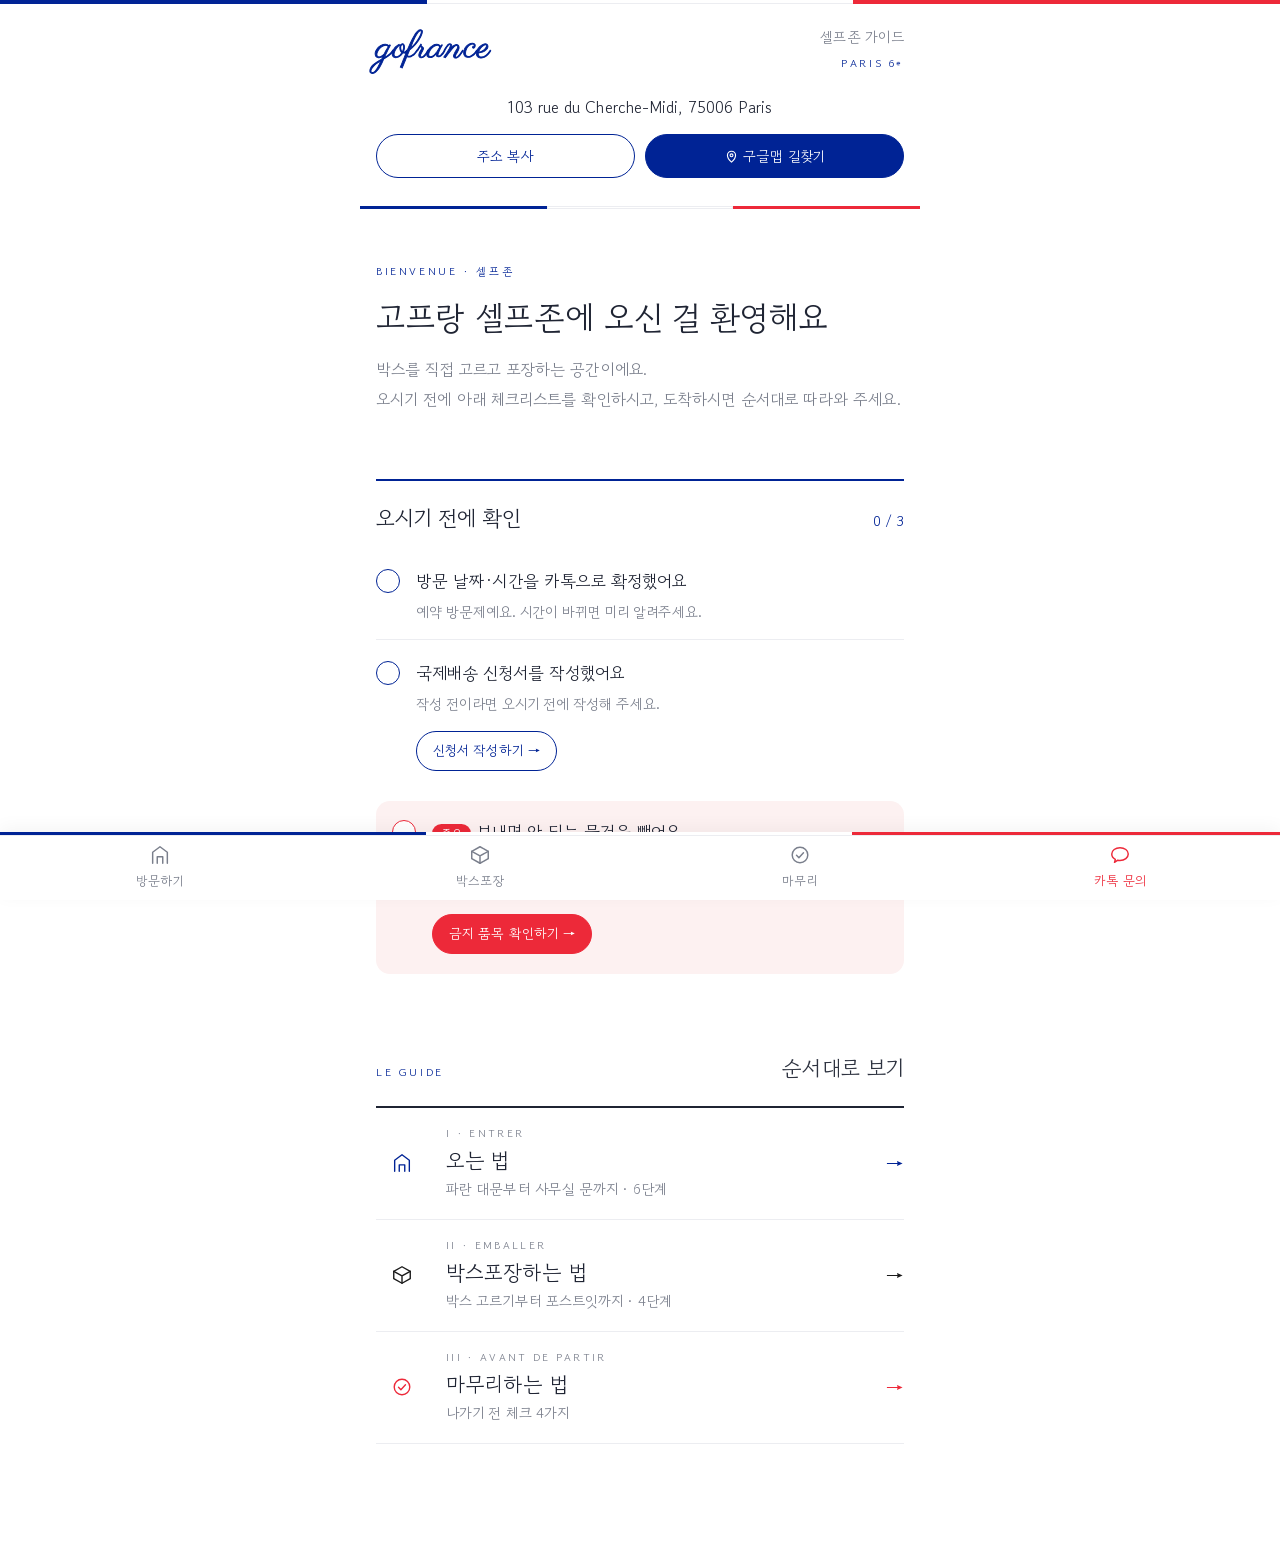
<file: selfzone.html>
<!doctype html>
<html lang="ko">
<head>
<meta charset="utf-8">
<meta name="viewport" content="width=device-width, initial-scale=1, viewport-fit=cover">
<title>고프랑 셀프존 가이드</title>
<meta name="description" content="파리 6구 고프랑 셀프존에서 국제배송 박스를 직접 포장하는 방법을 사진으로 안내해요.">
<meta property="og:type" content="website">
<meta property="og:site_name" content="고프랑 GoFrance">
<meta property="og:title" content="고프랑 셀프존 가이드">
<meta property="og:description" content="오는 법 · 박스포장하는 법 · 마무리하는 법을 사진으로 안내해요.">
<meta property="og:url" content="https://gofrance-logis.github.io/gofrance-guide/selfzone.html">
<meta property="og:image" content="https://gofrance-logis.github.io/gofrance-guide/img/og.jpg">
<meta name="theme-color" content="#FFFFFF">
<link rel="preconnect" href="https://fonts.googleapis.com">
<link rel="preconnect" href="https://fonts.gstatic.com" crossorigin>
<link rel="stylesheet" href="https://fonts.googleapis.com/css2?family=Gowun+Dodum&family=Parisienne&display=swap">
<link rel="stylesheet" href="base.css?v=2">
<style>
/* Layout: a front page (three points, before-visit checklist, three guide tiles) that opens one detail screen at a time; steps are a ruled numbered flow; the site's 6px tricolor band under the header; one-line bottom menu. */
.band{height:6px;display:flex;margin-top:14px}.band i{flex:1}.band i:nth-child(1){background:var(--bleu)}.band i:nth-child(2){background:#fff;box-shadow:inset 0 0 0 1px var(--line)}.band i:nth-child(3){background:var(--rouge)}
.view{padding-block:20px 12px;display:grid;gap:24px}
.vh{display:grid;gap:6px}
.vh h1{font-size:1.55rem}
.vh p{color:var(--mute);font-size:.93rem}
.home-link{font-size:.85rem;color:var(--mute);text-decoration:none;justify-self:start;min-height:32px;display:inline-flex;align-items:center}
.sec-t{font-family:var(--f-fr);letter-spacing:.22em;text-transform:uppercase;font-size:.75rem;color:var(--mute);margin-bottom:-14px}

/* three points */
.three{margin:0;padding:0;list-style:none;border-top:1px solid var(--ink)}
.three li{display:grid;grid-template-columns:34px 1fr;gap:10px;padding:12px 0;border-bottom:1px solid var(--line)}
.three .num{font:600 1.7rem/1 var(--f-fr);font-style:italic}
.three li:nth-child(1) .num{color:var(--bleu)}.three li:nth-child(3) .num{color:var(--rouge)}
.three b{display:block;font-size:.98rem;line-height:1.4}
.three p{font-size:.85rem;color:var(--mute);margin-top:2px}

/* checklists */
.check{border-radius:14px;padding:16px 16px 6px;background:var(--tint);border:1px solid color-mix(in srgb,var(--c) 22%,transparent);display:grid;gap:4px}
.check .ch{display:flex;justify-content:space-between;align-items:baseline;gap:10px}
.check h2{font-size:1.15rem}
.check .count{font-size:.82rem;font-weight:700;color:var(--c);white-space:nowrap}
.check ul{list-style:none;margin:6px 0 0;padding:0}
.check li{border-top:1px solid rgba(0,0,0,.07)}
.check li:first-child{border-top:0}
.ci{width:100%;display:grid;grid-template-columns:28px 1fr;gap:10px;align-items:start;text-align:left;background:none;border:0;padding:12px 0 8px;cursor:pointer;font:inherit;color:inherit;min-height:44px}
.box{width:24px;height:24px;border-radius:6px;border:1.5px solid var(--c);background:#fff;display:grid;place-items:center;margin-top:1px}
.box svg{width:16px;height:16px;fill:none;stroke:#fff;stroke-width:2.6;stroke-linecap:round;stroke-linejoin:round;opacity:0}
.ci[aria-pressed="true"] .box{background:var(--c)}
.ci[aria-pressed="true"] .box svg{opacity:1}
.ci b{display:block;font-size:.98rem;line-height:1.4;font-weight:600}
.ci[aria-pressed="true"] b{color:var(--mute)}
.ci small{display:block;font-size:.84rem;color:var(--mute);margin-top:2px}
.ci .fr{display:block;font-size:.88rem}
.cextra{padding:0 0 12px 38px;display:grid;gap:8px}
.lk{display:inline-flex;align-items:center;gap:6px;justify-self:start;min-height:36px;padding:4px 14px;border-radius:999px;border:1.5px solid var(--c);background:#fff;color:var(--c);font-weight:700;font-size:.85rem;text-decoration:none}
.lk.solid{background:var(--c);color:#fff}
.flag-imp{display:inline-block;font-size:.7rem;font-weight:700;color:#fff;background:var(--rouge);border-radius:4px;padding:1px 6px;margin-right:6px;vertical-align:2px}
.check li.imp{background:#fff;border-radius:8px;border:1.5px solid var(--rouge);margin:6px 0;padding:0 10px}
.check li.imp .box{border-color:var(--rouge)}
.check li.imp .ci[aria-pressed="true"] .box{background:var(--rouge)}
.check li.imp .lk{border-color:var(--rouge);color:#fff;background:var(--rouge)}
.check li.imp+li{border-top:0}

/* guide tiles */
.tiles{display:grid;gap:10px}
.tile{display:grid;grid-template-columns:46px 1fr 20px;gap:12px;align-items:center;padding:16px;border-radius:10px;text-decoration:none;color:var(--ink);border-top:4px solid var(--c);background:var(--tint);min-height:84px}
.tile .tn{font:600 2rem/1 var(--f-fr);font-style:italic;color:var(--c)}
.tile b{display:block;font-family:var(--f-head);font-size:1.15rem}
.tile span.d{display:block;font-size:.85rem;color:var(--mute);margin-top:2px}
.tile .ar{color:var(--c);font-size:1.2rem}

/* steps */
.steps{list-style:none;margin:0;padding:0;border-top:1px solid var(--ink)}
.steps>li{display:grid;gap:12px;padding:18px 0;border-bottom:1px solid var(--line)}
.sh{display:grid;grid-template-columns:30px 1fr;gap:12px;align-items:start}
.n{width:30px;height:30px;border-radius:50%;border:1.5px solid var(--bleu);color:var(--bleu);display:grid;place-items:center;font:600 .9rem var(--f-head);margin-top:1px}
.sh b{display:block;font-family:var(--f-head);font-size:1.06rem;line-height:1.38}
.sh .fr{display:block;font-size:.9rem}
.sb{display:grid;gap:12px;padding-left:42px;min-width:0}
@media (max-width:380px){.sb{padding-left:0}}

/* rate table: popular rows stand out */
.rate tr.pop td{background:var(--bleu-tint);font-weight:700;color:var(--ink)}
.rate tr.pop td:first-child{box-shadow:inset 3px 0 0 var(--bleu);padding-left:8px}
.rate td:first-child{padding-left:8px}
.rate tr.pop i{font-style:normal;font-size:.68rem;font-weight:700;color:#fff;background:var(--bleu);border-radius:4px;padding:1px 5px;margin-left:4px;vertical-align:1px}
.rate td:nth-child(2){color:var(--mute);font-size:.82rem}
.rate tr.pop td:nth-child(2){color:var(--ink)}

/* offer + coffee */
.offer{display:grid;gap:10px}
.offer h2{font-size:1.15rem;display:flex;align-items:baseline;gap:10px}
.offer h2 .fr{font-size:.95rem}
.offer ul{list-style:none;margin:0;padding:0;display:grid;grid-template-columns:1fr 1fr;gap:8px}
.offer li{background:var(--soft);border-radius:8px;padding:12px;font-size:.88rem;line-height:1.45}
.offer li b{display:block;font-size:.95rem;margin-bottom:2px}
.offer li.wide{grid-column:1/-1}
.offer .ph{max-width:200px}
.coffee{border-radius:10px;border-top:4px solid var(--rouge);background:var(--rouge-tint);padding:16px;display:grid;gap:8px;--c:var(--rouge)}
.coffee h3{font-size:1.05rem}
.coffee p{font-size:.9rem}

.next{display:flex;justify-content:space-between;align-items:center;gap:12px;min-height:52px;padding:0 20px;border-radius:999px;background:var(--bleu);color:#fff;text-decoration:none;font-weight:700}
.bye{text-align:center;display:grid;gap:6px;padding:26px 0 6px;border-top:1px solid var(--line)}
.bye .logo{font-size:2.4rem}
.bye b{font-family:var(--f-head);font-size:1.2rem}
.bye p{color:var(--mute);font-size:.92rem}
.bye .fr{font-size:1.1rem}
/* post-it example */
.pfig{margin:0;display:grid;gap:6px}
.postit{position:relative;max-width:300px}
.postit .ex{position:absolute;top:-10px;right:-8px;background:var(--rouge);color:#fff;font-size:.72rem;font-weight:700;padding:3px 8px;border-radius:999px;transform:rotate(3deg)}
.postit dd .e{font-weight:500;opacity:.75;font-size:.85rem}
.pfig figcaption{font-size:.82rem;color:var(--rouge);font-weight:600}

/* estimator */
.calc{border:1.5px solid var(--bleu);border-radius:10px;padding:16px;display:grid;gap:12px;background:#fff}
.calc h3{font-size:1.05rem;display:flex;align-items:baseline;gap:8px}
.calc h3 .fr{font-size:.9rem}
.calc .grid{display:grid;grid-template-columns:repeat(3,minmax(0,1fr));gap:8px}
.calc label{display:grid;gap:4px;font-size:.78rem;color:var(--mute);font-weight:600}
.calc input,.calc select{width:100%;min-height:44px;border:1px solid #CFCFCF;border-radius:8px;padding:8px 10px;font:600 1rem var(--f-body);color:var(--ink);background:#fff;font-variant-numeric:tabular-nums}
.calc input:focus,.calc select:focus{outline:2px solid var(--bleu);outline-offset:0;border-color:var(--bleu)}
.calc .wide{grid-column:1/-1}
.calc .two{display:grid;grid-template-columns:1fr 1.4fr;gap:8px}
.res{background:var(--bleu-tint);border-radius:8px;padding:12px 14px;display:grid;gap:4px;font-variant-numeric:tabular-nums}
.res .r{display:flex;justify-content:space-between;gap:10px;font-size:.9rem}
.res .r span:first-child{color:var(--mute)}
.res .r.on span:last-child{font-weight:700;color:var(--bleu)}
.res .tot{display:flex;justify-content:space-between;align-items:baseline;border-top:1px solid rgba(0,35,149,.2);margin-top:4px;padding-top:8px}
.res .tot b{font-family:var(--f-head);font-size:1rem}
.res .tot strong{font-size:1.5rem;color:var(--bleu)}
.res .empty{font-size:.88rem;color:var(--mute)}
.warn{display:grid;gap:4px;font-size:.84rem;color:var(--ink)}
.warn p{padding-left:16px;position:relative}
.warn p::before{content:"";position:absolute;left:2px;top:.6em;width:6px;height:6px;border-radius:50%;background:var(--rouge)}

/* snack row */
.snack{display:grid;grid-template-columns:110px 1fr;gap:12px;align-items:center;background:var(--soft);border-radius:8px;padding:10px}
.snack img{width:110px;height:110px;object-fit:cover;border-radius:6px}
.snack b{display:block;font-size:.95rem;margin-bottom:2px}
.snack p{font-size:.86rem;line-height:1.5}
.snack .tag{display:block;margin-top:6px;font-size:.82rem;font-weight:700;color:var(--bleu);line-height:1.45;border-left:2px solid var(--bleu);padding-left:8px}
/* action list (site sketch 04/09 "바로 시작하기" rows) */
.acts{display:grid}
.acts-h{display:flex;align-items:baseline;justify-content:space-between;gap:10px;padding-bottom:12px;border-bottom:1px solid var(--ink)}
.acts-h b{font-family:var(--f-head);font-size:1.15rem}
.act{display:grid;grid-template-columns:44px 1fr 18px;gap:14px;align-items:center;min-height:86px;border-bottom:1px solid var(--line);text-decoration:none;color:var(--ink)}
.act .ai{width:44px;height:44px;border-radius:50%;border:1.5px solid var(--c);display:grid;place-items:center;color:var(--c)}
.act svg{width:22px;height:22px;fill:none;stroke:currentColor;stroke-width:1.5;stroke-linecap:round;stroke-linejoin:round}
.act .ak{display:block;font-family:var(--f-fr);letter-spacing:.18em;text-transform:uppercase;font-size:.7rem;color:var(--mute)}
.act b{display:block;font-family:var(--f-head);font-size:1.15rem;line-height:1.3}
.act .d{display:block;font-size:.85rem;color:var(--mute)}
.act .ar{color:var(--c);font-size:1.2rem;transition:transform .15s}
.act:active .ar,.act:hover .ar{transform:translateX(3px)}

/* equal photo pairs */
.pair .ph{aspect-ratio:3/4;object-fit:cover;height:auto}

/* codes shown in the guide */
.code{justify-content:space-between}
.code .ct{font-weight:600;color:var(--bleu)}
.code .slot{font:700 1.3rem ui-monospace,SFMono-Regular,Menlo,monospace;letter-spacing:.18em;color:var(--ink);padding:4px 12px}

/* perks hint in step 4 */
.perks{display:grid;gap:8px;border-top:1px solid var(--line);border-bottom:1px solid var(--line);padding:12px 0}
.perks>div{display:grid;grid-template-columns:86px 1fr;gap:10px;align-items:start}
.perks .pk{font-size:.75rem;font-weight:700;color:var(--bleu);border:1px solid var(--bleu);border-radius:999px;text-align:center;padding:2px 6px;margin-top:2px}
.perks .pk.cafe-k{color:var(--rouge);border-color:var(--rouge)}
.perks p{font-size:.88rem}
.perks small{color:var(--mute);font-size:.78rem}

/* estimator trigger + dialog */
.ask{display:grid;gap:10px;background:var(--bleu-tint);border-radius:10px;padding:14px 16px}
.ask p{font-size:.88rem;color:var(--mute)}
.ask p b{display:block;color:var(--ink);font-family:var(--f-head);font-size:1.02rem;margin-bottom:2px}
.ask-btn{justify-self:start;min-height:46px;padding:0 22px;border-radius:999px;border:0;background:var(--bleu);color:#fff;font:700 .95rem var(--f-body);cursor:pointer}
dialog#calc-dlg{border:0;padding:0;width:min(520px,calc(100vw - 24px));max-height:calc(100vh - 40px);border-radius:14px;overflow:auto;box-shadow:0 20px 60px rgba(0,0,0,.25)}
dialog#calc-dlg::backdrop{background:rgba(10,20,50,.45)}
dialog#calc-dlg .calc{border:0;border-radius:0;padding-top:20px}
.dlg-x{position:absolute;top:10px;right:10px;margin:0;z-index:1}
.dlg-x button{width:40px;height:40px;border-radius:50%;border:1px solid var(--line);background:#fff;font-size:1.4rem;line-height:1;cursor:pointer;color:var(--ink)}
.perk-on{margin-top:6px;font-size:.85rem;font-weight:700;color:var(--bleu)}
.perk-on.cafe{color:var(--rouge)}

/* Go-Café block */
.cafe{border-top:1px solid var(--ink);padding-top:14px;display:grid;gap:14px}
.cafe-top{display:flex;justify-content:space-between;align-items:center}
.cafe-main{display:grid;grid-template-columns:auto 1fr;gap:16px;align-items:center}
.price{font:800 3rem/1 var(--f-body);letter-spacing:-.03em;color:var(--rouge);display:flex;align-items:flex-start;gap:2px;padding-right:16px;border-right:1px solid var(--line)}
.price span{font-size:1.4rem;margin-top:.35rem}
.cafe h3{font-size:1.1rem;margin-bottom:4px}
.cafe-main p{font-size:.88rem;color:var(--mute)}
.cafe-steps{list-style:none;margin:0;padding:0;display:grid;grid-template-columns:repeat(3,minmax(0,1fr));gap:8px}
.cafe-steps li{font-size:.8rem;line-height:1.45;background:var(--rouge-tint);border-radius:8px;padding:10px;display:grid;gap:4px}
.cafe-steps li span{font:800 .95rem/1 var(--f-body);color:var(--rouge)}
.cafe-link{justify-self:start;font:700 .9rem var(--f-body);color:var(--rouge);background:none;border:0;border-bottom:1.5px solid var(--rouge);padding:0 0 1px;cursor:pointer;min-height:32px}
.links{display:flex;gap:8px;flex-wrap:wrap}
.flag{display:inline-flex;width:24px;height:10px;flex:none}.flag i{flex:1}.flag i:nth-child(1){background:var(--bleu)}.flag i:nth-child(2){background:#fff;box-shadow:inset 0 0 0 1px var(--line)}.flag i:nth-child(3){background:var(--rouge)}
/* address: text on its own line, two equal buttons below */
.addrline{display:grid;gap:8px;justify-items:stretch}
.addrline strong{text-align:center;font-size:.95rem}
.addr-btns{display:grid;grid-template-columns:1fr 1fr;gap:8px}
.addr-btns .chip{justify-content:center;min-height:40px}
.chip.solid{background:var(--bleu);color:#fff}
.chip svg{width:15px;height:15px;fill:none;stroke:currentColor;stroke-width:1.8;margin-right:4px}
/* shared popup */
dialog#modal{border:0;padding:0;width:min(520px,calc(100vw - 24px));max-height:calc(100vh - 40px);border-radius:16px;overflow:auto;box-shadow:0 20px 60px rgba(0,0,0,.25)}
dialog#modal::backdrop{background:rgba(10,20,50,.45)}
#modal-body{padding:22px 18px 20px;display:grid;gap:12px}
#modal-body h2{font-size:1.25rem;padding-right:40px}
#modal-body h3{font-size:1rem;margin-top:6px}
.mnote{font-size:.85rem;color:var(--mute)}
.mwarn{font-size:.85rem;color:var(--rouge);font-weight:500}
.kv{display:grid;border-top:1px solid var(--ink)}
.kv div{display:flex;justify-content:space-between;gap:10px;padding:8px 0;border-bottom:1px solid var(--line);font-size:.9rem}
.kv b{font-variant-numeric:tabular-nums}
.mtarget{background:var(--rouge-tint);border-radius:10px;padding:12px 14px;font-size:.9rem}
.mtarget b{display:block;color:var(--rouge);font-size:.8rem;margin-bottom:2px}
.msteps{list-style:none;margin:0;padding:0;display:grid;gap:8px}
.msteps li{display:grid;grid-template-columns:28px 1fr;gap:10px;font-size:.88rem;color:var(--mute)}
.msteps li>span{width:28px;height:28px;border-radius:50%;background:var(--rouge);color:#fff;display:grid;place-items:center;font-weight:800;font-size:.85rem}
.msteps li b{display:block;color:var(--ink);font-size:.95rem}
.mphotos{display:grid;grid-template-columns:repeat(3,1fr);gap:6px}
.mphotos img{width:100%;aspect-ratio:3/4;object-fit:cover;border-radius:8px;background:var(--soft)}
.mrate th,.mrate td{padding:7px 8px}
.mrate th:last-child,.mrate td:last-child{text-align:right}
.mrate th:first-child,.mrate td:first-child{padding-left:10px}
.mrate tr.pop td{background:var(--bleu-tint);font-weight:700;color:var(--bleu)}
.mrate tr.pop td:first-child{box-shadow:inset 3px 0 0 var(--bleu)}
.mrate tr.pop i{font-style:normal;font-size:.68rem;font-weight:700;color:#fff;background:var(--bleu);border-radius:4px;padding:1px 5px;margin-left:4px;vertical-align:1px}
.carrier-card{display:grid;grid-template-columns:44px 1fr 18px;gap:12px;align-items:center;width:100%;text-align:left;background:var(--soft);border:1px solid var(--line);border-radius:14px;padding:12px 14px;cursor:pointer;font:inherit;color:inherit;min-height:64px}
.carrier-card .ci2{width:44px;height:44px;border-radius:50%;background:#fff;border:1.5px solid var(--bleu);color:var(--bleu);display:grid;place-items:center}
.carrier-card svg{width:22px;height:22px;fill:none;stroke:currentColor;stroke-width:1.5;stroke-linecap:round;stroke-linejoin:round}
.carrier-card b{display:block;font-size:1rem}
.carrier-card .d{display:block;font-size:.84rem;color:var(--mute)}
.carrier-card .ar{color:var(--bleu)}
.msteps.blue li>span{background:var(--bleu)}
.tbc{background:#FFF3B0;color:var(--ink);padding:0 4px;border-radius:3px;font-weight:600}
.cnote{display:grid;gap:8px}
.cnote div{background:var(--bleu-tint);border-radius:10px;padding:10px 12px;font-size:.86rem;color:var(--mute)}
.cnote b{display:block;color:var(--bleu);font-size:.92rem}
.howfee{border:1px solid var(--line);border-radius:12px;padding:14px;display:grid;gap:8px;background:#fff}
.hf-t{font-size:.98rem}
.hf-row{display:grid;grid-template-columns:96px 1fr;gap:10px;font-size:.88rem;align-items:baseline;padding:6px 0;border-top:1px solid var(--line)}
.hf-k{font-weight:700;color:var(--mute);font-size:.82rem}
.hf-on .hf-k{color:var(--bleu)}
.hf-on{background:var(--bleu-tint);border-radius:8px;padding:8px 10px;border-top:0}
.hf-ex{display:grid;gap:6px;font-size:.84rem;color:var(--mute)}
.hf-et{font-size:.75rem;font-weight:700;color:var(--mute)}
.hf-case{display:grid;grid-template-columns:1fr auto;gap:10px;align-items:center;background:var(--soft);border-radius:8px;padding:8px 10px;line-height:1.5}
.hf-case b{color:var(--ink)}
.hf-res{text-align:right;white-space:nowrap;font-size:.8rem;color:var(--mute);display:grid}
.hf-res strong{font-size:1.05rem;color:var(--bleu)}
.postits{display:flex;flex-wrap:wrap;gap:22px 16px;padding:10px 4px 6px}
.postits .postit{flex:1 1 220px;max-width:280px}
.postits .postit:nth-child(2){transform:rotate(1deg)}
.mpost{padding:12px 4px 4px}
.mpost .postit{max-width:260px}
.appay{display:flex;flex-wrap:wrap;gap:4px 10px;align-items:baseline;font-size:.86rem;background:var(--soft);border-radius:8px;padding:8px 12px}
.appay b{font-size:.8rem;color:var(--mute)}
.perks .pk-h{font-weight:700;font-size:.92rem;color:var(--ink)}
.pk-snack{display:grid;grid-template-columns:84px 1fr;gap:12px;align-items:center}
.pk-snack img{width:84px;height:84px;object-fit:cover;border-radius:8px}
.pk-snack .pk{display:inline-block;margin-bottom:4px}
.perks>.pk-snack{grid-template-columns:84px 1fr;gap:12px}
.perks>.pk-cafe{display:grid;grid-template-columns:84px 1fr;gap:12px;align-items:center}
.pk-cafe .pk{justify-self:stretch;text-align:center;margin:0}
.measure{background:#FFFFFF;border:1px solid var(--line);border-radius:12px;padding:12px 8px 6px}
.msvg{display:block;width:100%;height:auto}
.mdims{display:grid;grid-template-columns:repeat(3,minmax(0,1fr));gap:6px}
.mdims div{background:var(--soft);border-radius:10px;padding:10px 8px;font-size:.78rem;line-height:1.45;color:var(--mute);display:grid;gap:2px}
.mdims span{width:22px;height:22px;border-radius:50%;background:var(--bleu);color:#fff;display:grid;place-items:center;font-weight:800;font-size:.75rem}
.mdims b{color:var(--ink);font-size:.95rem}
.mplus{border:1.5px solid var(--rouge);border-radius:12px;padding:12px 14px;display:grid;gap:6px;background:#fff}
.mplus>b{color:var(--rouge);font-size:.98rem}
.mplus p{font-size:.86rem;color:var(--mute)}
.mex{display:flex;flex-wrap:wrap;gap:6px 10px;align-items:baseline;font-size:.9rem;background:var(--rouge-tint);border-radius:8px;padding:8px 10px}
.mex strong{color:var(--rouge);font-size:1.05rem}
#modal-body .ask-btn{display:inline-flex;align-items:center;justify-content:center;text-decoration:none}

/* ===== AIR — 고운돋움 한 가지 굵기 + 넉넉한 여백. 굵기 대신 크기·색·여백으로 위계를 만든다 ===== */
:root{--f-body:"Gowun Dodum","Apple SD Gothic Neo","Malgun Gothic",sans-serif;--f-head:var(--f-body);--f-fr:var(--f-body);--ink:#1F2433;--mute:#7A7F8C;--line:#ECEDF1;--soft:#F7F8FA}
body{font-size:17px;line-height:1.85;letter-spacing:.005em;font-synthesis:none;color:#2E3340}
b,strong,h1,h2,h3,dt,dd,th,td,button,.chip,.lk,.next,.ask-btn,.kicker,.count,.pk,.flag-imp,.n,.price,.tag{font-weight:400!important}
h1,h2,h3{letter-spacing:-.01em;line-height:1.4;color:var(--ink)}
.kicker{letter-spacing:.24em;font-size:.68rem;color:var(--bleu)}
/* header: quieter */
.top{padding-block:20px 16px;border-bottom:0}
.logo{font-size:2.3rem}
.top .meta b{font-size:.9rem;color:var(--mute)}
.addrline{gap:12px;padding-block:4px 6px}
.addrline strong{font-size:1rem;color:var(--ink)}
.addr-btns{gap:10px}
.addr-btns .chip{min-height:44px;font-size:.88rem;border-width:1px}
.band{height:3px;margin-top:22px}
/* views breathe */
.view{padding-block:52px 32px;gap:64px}
.vh{gap:14px}
.vh h1{font-size:2.05rem;line-height:1.35}
.vh p{font-size:1rem;line-height:1.9}
.home-link{margin-bottom:-36px}
/* checklist: open sheet instead of tinted card */
.check{background:none;border:0;border-top:2px solid var(--c);border-radius:0;padding:22px 0 0;gap:8px}
.check h2{font-size:1.35rem}
.check .count{font-size:.9rem}
.check li{border-top:1px solid var(--line)}
.ci{padding:20px 0 14px;gap:14px;grid-template-columns:26px 1fr}
.ci b{font-size:1.06rem;line-height:1.55;color:var(--ink)}
.ci small{font-size:.9rem;margin-top:6px;line-height:1.7}
.box{border-width:1.2px;border-radius:50%}
.cextra{padding:0 0 20px 40px}
.lk{border-width:1px;min-height:40px;padding:4px 16px}
.check li.imp{background:var(--rouge-tint);border:0;border-radius:14px;margin:10px 0;padding:0 16px}
.check li.imp .ci{padding-top:18px}
.flag-imp{border-radius:999px;padding:1px 9px;vertical-align:1px}
/* guide rows */
.acts-h{padding-bottom:18px;border-bottom:2px solid var(--ink)}
.acts-h b{font-size:1.35rem}
.act{min-height:112px;gap:18px;grid-template-columns:52px 1fr 18px}
.act .ai{width:52px;height:52px;border:0;background:var(--tint)}
.act .ak{font-size:.66rem;letter-spacing:.22em;margin-bottom:4px}
.act b{font-size:1.3rem}
.act .d{font-size:.9rem;margin-top:2px}
/* steps */
.steps{border-top:2px solid var(--ink)}
.steps>li{padding:36px 0;gap:20px}
.sh{grid-template-columns:36px 1fr;gap:14px}
.n{width:36px;height:36px;border:0;background:var(--bleu);color:#fff;font-size:1rem}
.sh b{font-size:1.28rem;line-height:1.45}
.sb{gap:18px;padding-left:50px}
@media (max-width:380px){.sb{padding-left:0}}
.ph{border-radius:12px}
.pair{gap:10px}
.note{font-size:.9rem;line-height:1.75}
.code{border-width:1px;border-radius:14px;padding:14px 16px}
.tbl th,.tbl td{padding:11px 8px}
/* blocks: fewer borders, more air */
.ask{border-radius:18px;padding:22px}
.ask p b{font-size:1.15rem;margin-bottom:6px}
.ask-btn{min-height:50px;padding:0 26px;font-size:1rem}
.perks{gap:16px;padding:22px 0}
.perks .pk-h{font-size:1.02rem}
.snack,.howfee,.appay,.hf-case{border-radius:14px}
.howfee{padding:20px;gap:12px}
.postit{font-size:1rem;padding:18px 20px 20px}
.postits{gap:30px 20px;padding:14px 4px 10px}
.next{min-height:58px;padding:0 26px;font-size:1.05rem}
.bye{gap:12px;padding:44px 0 12px}
.bye b{font-size:1.45rem}
.cafe{gap:20px;padding-top:22px}
.cafe-steps li{border-radius:12px;padding:14px 12px}
/* popups */
#modal-body{padding:30px 22px 26px;gap:18px}
#modal-body h2{font-size:1.45rem}
#modal-body h3{font-size:1.12rem;margin-top:12px}
.msteps{gap:14px}
.msteps li>span,.mdims span{font-weight:400}
dialog#modal,dialog#calc-dlg{border-radius:22px}
/* bottom menu: labels lighter */
.bnav a{font-size:.8rem}

/* multi-item estimator */
.c-disc{background:var(--rouge-tint);border-radius:14px;padding:12px 16px;font-size:.9rem;color:var(--mute);line-height:1.7}
.c-disc b{display:block;color:var(--rouge);font-size:.98rem}
.c-items{display:grid;gap:14px}
.c-item{border:1px solid var(--line);border-radius:16px;padding:14px 14px 12px;display:grid;gap:10px;background:#fff}
.c-ih{display:flex;justify-content:space-between;align-items:center}
.c-tag{flex:none;white-space:nowrap;display:inline-block;width:auto;height:auto;line-height:1.6;font-size:.82rem;color:#fff;background:var(--bleu);border-radius:999px;padding:2px 12px}
.c-tag.carrier{background:var(--ink)}
.c-del{background:none;border:0;color:var(--mute);font:inherit;font-size:.85rem;cursor:pointer;min-height:36px;padding:0 4px;text-decoration:underline;text-underline-offset:3px}
.c-line{font-size:.86rem;color:var(--mute);line-height:1.6;display:flex;flex-wrap:wrap;gap:0 4px;align-items:baseline;border-top:1px dashed var(--line);padding-top:10px}
.c-line b{color:var(--ink)}
.c-line strong{margin-left:auto;font-size:1.1rem;color:var(--bleu)}
.c-line .warnline{color:var(--rouge)}
.c-add{display:flex;gap:10px;flex-wrap:wrap}
.c-add .chip{min-height:44px;flex:1;justify-content:center;font-size:.92rem;border-style:dashed}
.c-tot-note{font-size:.8rem;color:var(--rouge);text-align:right;margin-top:2px}
.c-ev{display:grid;gap:10px}
.c-ev-h{font-size:.72rem;letter-spacing:.2em;color:var(--bleu)}
.c-evi{display:grid;grid-template-columns:56px 1fr;gap:12px;align-items:center;border:1px solid var(--line);border-radius:14px;padding:12px;color:var(--mute);font-size:.86rem;line-height:1.6}
.c-evi>div:only-child{grid-column:1/-1}
.c-evi b{display:block;color:var(--ink);font-size:.98rem}
.c-evi img{width:56px;height:56px;object-fit:cover;border-radius:10px}
.c-evi.on{background:var(--bleu-tint);border-color:transparent}
.c-evi.on b{color:var(--bleu)}
.c-evi.cafe.on{background:var(--rouge-tint)}
.c-evi.cafe.on b{color:var(--rouge)}
.c-cafe{width:56px;height:56px;border-radius:50%;display:grid;place-items:center;color:var(--rouge);border:1px solid var(--rouge);font-size:1.05rem}
.c-evi.on .c-cafe{background:var(--rouge);color:#fff}
.c-evi .cafe-link{display:inline-block;margin-top:6px;min-height:30px;font-size:.85rem}

.c-hint{font-size:.8rem;color:var(--rouge);margin-top:-4px}
.c-must{border:1.5px solid var(--rouge);border-radius:16px;padding:16px 16px 14px;display:grid;gap:10px;background:#fff}
.c-must-h{color:var(--rouge);font-size:1.02rem}
.c-must ol{margin:0;padding:0;list-style:none;display:grid;gap:12px;counter-reset:m}
.c-must li{counter-increment:m;display:grid;grid-template-columns:26px 1fr;column-gap:10px;font-size:.86rem;color:var(--mute);line-height:1.65}
.c-must li::before{content:counter(m);grid-row:span 2;width:24px;height:24px;border-radius:50%;background:var(--rouge);color:#fff;display:grid;place-items:center;font-size:.8rem;margin-top:2px}
.c-must li b{color:var(--ink);font-size:.95rem}

/* perks: photo left, both labels in one column on the right */
.perks>.pk-body{display:grid;grid-template-columns:96px 1fr;gap:18px;align-items:center}
.pk-body img{width:96px;height:96px;object-fit:cover;border-radius:12px}
.pk-rows{display:grid;gap:12px;min-width:0}
.pk-row{display:grid;gap:4px;justify-items:start}
.pk-row .pk{display:inline-block;margin:0;padding:2px 10px}
.pk-row+.pk-row{border-top:1px dashed var(--line);padding-top:12px}

/* step 4: send-photo block */
.sendk{display:grid;grid-template-columns:44px 1fr;gap:14px;align-items:start;background:var(--bleu-tint);border-radius:16px;padding:16px}
.sendk-i{width:44px;height:44px;border-radius:50%;background:#fff;display:grid;place-items:center;color:var(--bleu)}
.sendk-i svg{width:22px;height:22px;fill:none;stroke:currentColor;stroke-width:1.6;stroke-linejoin:round}
.sendk b{display:block;color:var(--bleu);font-size:1.02rem;line-height:1.5}
.sendk p{font-size:.88rem;color:var(--mute);margin-top:4px;line-height:1.7}

/* exit: event checker */
.evbtn{display:grid;grid-template-columns:40px 1fr 16px;gap:12px;align-items:center;width:100%;text-align:left;background:#fff;border:1px solid var(--c);border-radius:14px;padding:12px 14px;font:inherit;color:var(--ink);cursor:pointer;min-height:64px}
.evbtn-i{width:40px;height:40px;border-radius:50%;background:var(--tint);display:grid;place-items:center;color:var(--c)}
.evbtn-i svg{width:22px;height:22px;fill:none;stroke:currentColor;stroke-width:1.5;stroke-linejoin:round}
.evbtn b{display:block;color:var(--c);font-size:1rem}
.evbtn span span{display:block;font-size:.82rem;color:var(--mute);line-height:1.5}
dialog#ev-dlg{border:0;padding:0;width:min(520px,calc(100vw - 24px));max-height:calc(100vh - 40px);border-radius:22px;overflow:auto;box-shadow:0 20px 60px rgba(0,0,0,.25)}
dialog#ev-dlg::backdrop{background:rgba(10,20,50,.45)}
.evx{padding:26px 18px 22px;display:grid;gap:14px}
.evx h3{font-size:1.3rem;padding-right:44px}
.evx-lead{font-size:.9rem;color:var(--mute);line-height:1.7}
.ev-items{display:grid;gap:10px}
.ev-row{display:grid;grid-template-columns:22px minmax(0,1fr) 104px 30px;gap:8px;align-items:center}
.ev-n{width:22px;height:22px;border-radius:50%;background:var(--ink);color:#fff;display:grid;place-items:center;font-size:.75rem}
.ev-row select,.ev-row input{width:100%;min-height:46px;border:1px solid #CFCFCF;border-radius:10px;padding:8px 10px;font:inherit;font-size:.95rem;color:var(--ink);background:#fff}
.ev-kg{position:relative;display:block}
.ev-kg input{padding-right:30px}
.ev-kg span{position:absolute;right:10px;top:50%;transform:translateY(-50%);font-size:.82rem;color:var(--mute)}
.ev-del{width:30px;height:30px;border:0;background:none;color:var(--mute);font-size:1.2rem;cursor:pointer}
.ev-add{justify-self:start;min-height:42px;border-style:dashed}
.ev-out{display:grid;gap:10px}
.ev-empty{font-size:.88rem;color:var(--mute);background:var(--soft);border-radius:12px;padding:14px}
.ev-sum{font-size:.85rem;color:var(--mute)}
.ev-card{display:grid;grid-template-columns:60px 1fr;gap:14px;align-items:center;border:1px solid var(--line);border-radius:16px;padding:14px;color:var(--mute);font-size:.88rem;line-height:1.65}
.ev-card img{width:60px;height:60px;object-fit:cover;border-radius:12px;filter:grayscale(1);opacity:.6}
.ev-card.on img{filter:none;opacity:1}
.ev-card b{display:block;color:var(--ink);font-size:1.02rem}
.ev-st{display:inline-block;font-size:.75rem;border-radius:999px;padding:1px 10px;background:var(--soft);color:var(--mute);margin-bottom:4px}
.ev-card.on{background:var(--bleu-tint);border-color:transparent}
.ev-card.on .ev-st{background:var(--bleu);color:#fff}
.ev-card.cafe.on{background:var(--rouge-tint)}
.ev-card.cafe.on .ev-st{background:var(--rouge)}
.ev-cafe{width:60px;height:60px;border-radius:50%;display:grid;place-items:center;border:1px solid var(--line);color:var(--mute);font-size:1.1rem}
.ev-card.cafe.on .ev-cafe{background:var(--rouge);border-color:var(--rouge);color:#fff}
.ev-card .cafe-link{display:inline-block;margin-top:6px;min-height:30px;font-size:.85rem}
.evx-note{font-size:.8rem;color:var(--mute)}
.after.pay .paynote{font-size:.9rem;color:var(--ink);background:var(--soft);border-radius:12px;padding:12px 14px;line-height:1.7}

/* event block: stand out under the total */
.c-ev{border:2px solid var(--bleu);border-radius:20px;padding:16px;gap:12px;background:#fff}
.c-ev.has{box-shadow:0 10px 24px -14px rgba(0,35,149,.45)}
.c-ev-h{display:flex;align-items:center;gap:10px}
.c-ev-ic{width:38px;height:38px;border-radius:50%;background:var(--bleu);color:#fff;display:grid;place-items:center;flex:none}
.c-ev-ic svg,.c-ev-jump svg{width:20px;height:20px;fill:none;stroke:currentColor;stroke-width:1.6;stroke-linejoin:round}
.c-ev-h b{font-size:1.18rem;color:var(--ink);letter-spacing:0}
.c-ev-n{margin-left:auto;font-size:.82rem;color:#fff;background:var(--rouge);border-radius:999px;padding:3px 12px;white-space:nowrap}
.c-ev-n.off{background:var(--soft);color:var(--mute)}
.c-ev-jump{display:flex;align-items:center;gap:6px;justify-content:center;margin-top:8px;background:var(--bleu);color:#fff;border-radius:999px;padding:8px 12px;font-size:.88rem}
.ev-rule{display:block;margin-top:4px;font-size:.82rem;color:var(--rouge)}

.ev-card.blog.on{background:#F3F6EF;border-color:transparent}
.ev-card.blog.on .ev-st{background:#2F6B3A}
.ev-blog{width:60px;height:60px;border-radius:50%;display:grid;place-items:center;background:#2F6B3A;color:#fff}
.ev-blog svg{width:26px;height:26px;fill:none;stroke:currentColor;stroke-width:1.5;stroke-linejoin:round}
.blog-link{color:#2F6B3A!important;border-bottom-color:#2F6B3A!important;text-decoration:none;display:inline-block;margin-top:6px}
/* step 3: flat packing callout */
.flatbox{border:1.5px solid var(--rouge);border-radius:16px;padding:16px;display:grid;gap:8px;background:#fff}
.flatbox>b{color:var(--rouge);font-size:1.05rem}
.flatbox>p{font-size:.9rem;color:var(--mute);line-height:1.75}
.flat-ex{display:grid;gap:2px;background:var(--rouge-tint);border-radius:12px;padding:12px 14px;font-size:.86rem;color:var(--mute);font-variant-numeric:tabular-nums}
.flat-ex strong{color:var(--rouge);font-size:.95rem}
.flat-ex span+strong{margin-top:6px}
</style>
</head>
<body>
<div class="tri" aria-hidden="true"><i></i><i></i><i></i></div>
<header class="wrap">
  <div class="top"><a class="logo" href="#" aria-label="gofrance 처음 화면">gofrance</a><div class="meta"><b>셀프존 가이드</b><span class="kicker">Paris 6ᵉ</span></div></div>
  <div class="addrline"><strong>103 rue du Cherche-Midi, 75006 Paris</strong><span class="addr-btns"><button class="chip" type="button" id="copy">주소 복사</button><a class="chip solid" id="maps" href="https://www.google.com/maps/dir/?api=1&amp;destination=103+rue+du+Cherche-Midi+75006+Paris" target="_blank" rel="noopener"><svg viewBox="0 0 24 24" aria-hidden="true"><path d="M12 21s-6.5-5.6-6.5-11a6.5 6.5 0 0 1 13 0c0 5.4-6.5 11-6.5 11z"/><circle cx="12" cy="10" r="2.3"/></svg>구글맵 길찾기</a></span></div>
</header>
<div class="band wrap" aria-hidden="true" style="padding:0"><i></i><i></i><i></i></div>
<main class="wrap" id="app"></main>
<dialog id="modal" aria-labelledby="modal-t"><form method="dialog" class="dlg-x"><button type="submit" aria-label="닫기">×</button></form><div id="modal-body"></div></dialog>
<script src="data.js?v=8"></script>
<script>
(function(){
var G=GUIDE,X=GX,app=document.getElementById('app'),ROMAN=['I','II','III'],checked={};
var COL={visit:['#002395','#EEF1FA'],pack:['#1A1A1A','#F6F7FA'],exit:['#ED2939','#FDF1F1']};
try{checked=JSON.parse(localStorage.getItem('gf-self-check')||'{}')}catch(e){}
function save(){try{localStorage.setItem('gf-self-check',JSON.stringify(checked))}catch(e){}}
document.body.insertAdjacentHTML('beforeend',X.bottomNav(''));X.toTop();X.copyAddr(document.getElementById('copy'));
var TICK='<svg viewBox="0 0 24 24" aria-hidden="true"><path d="M5 12.5l4.2 4.2L19 7"/></svg>';

function checklist(key,title,items,c,tint){
  var d=items.filter(function(_,k){return checked[key+k]}).length;
  return '<section class="check" style="--c:'+c+';--tint:'+tint+'" data-key="'+key+'"><div class="ch"><h2>'+title+'</h2><span class="count">'+d+' / '+items.length+'</span></div><ul>'+
    items.map(function(it,k){var on=!!checked[key+k];
      var ex='';
      if(it.link) ex+='<a class="lk" href="'+it.link+'" target="_blank" rel="noopener">'+X.esc(it.linkT||'바로가기')+' →</a>';
      if(it.kakao) ex+='<a class="lk solid" href="'+G.kakao+'" target="_blank" rel="noopener">사진 아직이면 카톡으로 보내기 →</a>';
      if(it.events) ex+='<button class="evbtn" type="button" id="open-ev"><span class="evbtn-i" aria-hidden="true"><svg viewBox="0 0 24 24"><rect x="4" y="9" width="16" height="11" rx="1.5"/><path d="M3 9h18M12 9v11M12 9c-1.5-3.5-5.5-4-5.5-1.5S10 9 12 9zm0 0c1.5-3.5 5.5-4 5.5-1.5S14 9 12 9z"/></svg></span><span><b>나에게 맞는 이벤트 확인하기</b><span>무게만 넣으면 가져갈 것 · 참여할 것을 알려드려요</span></span><span aria-hidden="true">→</span></button>';
      if(it.img) ex+=X.photos(it);
      return '<li'+(it.important?' class="imp"':'')+'><button class="ci" type="button" data-k="'+k+'" aria-pressed="'+on+'"><span class="box">'+TICK+'</span><span><b>'+(it.important?'<span class="flag-imp">중요</span>':'')+X.esc(it.t)+'</b>'+(it.fr?'<span class="fr">'+X.esc(it.fr)+'</span>':'')+'<small>'+X.esc(it.d).replace(/\n/g,'<br>')+'</small></span></button>'+(ex?'<div class="cextra">'+ex+'</div>':'')+'</li>';
    }).join('')+'</ul></section>';
}
function steps(p){
  return '<ol class="steps">'+p.steps.map(function(s,k){
    return '<li><div class="sh"><span class="n">'+(k+1)+'</span><span><b>'+X.esc(s.t)+'</b><span class="fr">'+X.esc(s.fr)+'</span></span></div><div class="sb"><p>'+X.esc(s.d).replace(/\n/g,'<br>')+'</p>'+X.extras(s)+X.photos(s)+'</div></li>';
  }).join('')+'</ol>';
}
function offer(o){
  var cells=[],snack='';
  o.list.forEach(function(x){var parts=x.split(' · '),t=parts[0],d=parts.slice(1).join(' · ');
    if(t==='간식 꾸러미'){ var i=d.indexOf('. '); snack='<div class="snack"><img src="img/snacks.webp" alt="Merci GoFrance 태그가 달린 간식 꾸러미" loading="lazy"><div><b>간식 꾸러미</b><p>'+X.esc(d.slice(0,i+1))+'</p><span class="tag">'+X.esc(d.slice(i+2))+'</span></div></div>'; }
    else cells.push('<li'+(t==='화장실'?' class="wide"':'')+'><b>'+X.esc(t)+'</b>'+X.esc(d)+'</li>');
  });
  return '<section class="offer"><h2>'+X.esc(o.t)+' <span class="fr">'+o.fr+'</span></h2>'+snack+'<ul>'+cells.join('')+'</ul></section>';
}
function coffee(c){
  return '<section class="cafe" aria-labelledby="cafe-t"><div class="cafe-top"><span class="kicker">Go-Café · événement</span><span class="flag" aria-hidden="true"><i></i><i></i><i></i></span></div>'+
    '<div class="cafe-main"><div class="price"><span>€</span>6</div><div><h3 id="cafe-t">'+X.esc(c.t)+'</h3><p>'+X.esc(c.d)+'</p></div></div>'+
    '<ol class="cafe-steps">'+c.steps.map(function(x,k){return '<li><span>'+(k+1)+'</span>'+X.esc(x)+'</li>'}).join('')+'</ol>'+
    '<button class="cafe-link" type="button" data-modal="cafe">'+X.esc(c.linkT)+' <span aria-hidden="true">→</span></button></section>';
}
function evDialog(){
  return '<dialog id="ev-dlg" aria-labelledby="ev-t"><form method="dialog" class="dlg-x"><button type="submit" aria-label="닫기">×</button></form><section class="evx">'+
    '<h3 id="ev-t">나에게 맞는 이벤트 확인</h3><p class="evx-lead">사용한 박스와 계측한 무게만 넣어 주세요.<br>금액은 고프랑 청구서로 안내드려요.</p>'+
    '<div id="ev-items" class="ev-items"></div><button type="button" class="chip ev-add" id="ev-add">＋ 짐 하나 더</button>'+
    '<div id="ev-out" class="ev-out" aria-live="polite"></div><p class="evx-note">실제 저울 무게 기준이에요.</p></section></dialog>';
}
function bindEv(){
  var dlg=document.getElementById('ev-dlg'),ob=document.getElementById('open-ev'); if(!dlg||!ob) return;
  var list=document.getElementById('ev-items'),out=document.getElementById('ev-out'),items=[{t:'',kg:''}];
  ob.addEventListener('click',function(){ if(dlg.showModal){dlg.showModal()} else {dlg.setAttribute('open','')} });
  dlg.addEventListener('click',function(e){ if(e.target===dlg) dlg.close(); });
  function opts(sel){return '<option value="">짐 종류 선택</option>'+G.rates.map(function(r){return '<option value="'+r.kg+'"'+(sel===String(r.kg)?' selected':'')+'>'+r.kg+'kg 박스</option>'}).join('')+'<option value="own"'+(sel==='own'?' selected':'')+'>가져온 박스</option><option value="carrier"'+(sel==='carrier'?' selected':'')+'>캐리어</option>'}
  function draw(){
    list.innerHTML=items.map(function(it,i){return '<div class="ev-row" data-i="'+i+'"><span class="ev-n">'+(i+1)+'</span><select data-k="t" aria-label="짐 '+(i+1)+' 종류">'+opts(it.t)+'</select><label class="ev-kg"><input data-k="kg" type="number" inputmode="decimal" min="0.1" step="0.1" placeholder="무게" value="'+it.kg+'" aria-label="짐 '+(i+1)+' 무게 kg"><span>kg</span></label>'+(items.length>1?'<button type="button" class="ev-del" data-del="'+i+'" aria-label="짐 '+(i+1)+' 빼기">×</button>':'<span></span>')+'</div>'}).join('');
    calc();
  }
  function calc(){
    var ready=items.filter(function(x){return x.t&&+x.kg>0});
    if(!ready.length){out.innerHTML='<p class="ev-empty">짐 종류와 무게를 넣으면 결과가 나와요.</p>';return}
    var total=0,snack=false,hasBox=false;
    var maxBox=0;ready.forEach(function(x){var kg=+x.kg;total+=kg;var b=+x.t;if(x.t&&x.t!=='carrier'&&kg>maxBox)maxBox=kg;if(b){hasBox=true;if(b<=10&&kg<=14)snack=true}});
    total=Math.round(total*10)/10;
    var cafe=maxBox>=15;
    var h='<p class="ev-sum">짐 '+ready.length+'개 · 가장 무거운 박스 '+(Math.round(maxBox*10)/10)+'kg</p>';
    h+='<div class="ev-card'+(snack?' on':'')+'"><img src="img/snacks.webp" alt="" loading="lazy"><div><span class="ev-st">'+(snack?'가져갈 수 있어요':'이번엔 해당 없어요')+'</span><b>간식 꾸러미</b><p>'+(snack?'나가시기 전에 간식 꾸러미 하나 챙겨 가세요.'+'<span class="ev-rule">신청서당 1개예요. 동행인 중복은 안 돼요.</span>':'고프랑 1–10kg 박스를 쓰고 14kg 이하일 때 드려요.')+'</p></div></div>';
    h+='<div class="ev-card cafe'+(cafe?' on':'')+'"><span class="ev-cafe">€6</span><div><span class="ev-st">'+(cafe?'참여할 수 있어요':'이번엔 해당 없어요')+'</span><b>고카페 커피값 €6</b><p>'+(cafe?'나가실 때 사무실의 고카페 포스트잇을 꼭 챙겨 주세요. 카페에서 후기와 인증샷을 찍어 카톡으로 보내 주시면 돼요.':'15kg 이상인 박스가 하나 있으면 참여할 수 있어요.')+'</p>'+(cafe?'<button type="button" class="cafe-link" data-modal="cafe">참여 방법 보기</button>':'')+'</div></div>';
    h+='<div class="ev-card blog on"><span class="ev-blog" aria-hidden="true"><svg viewBox="0 0 24 24"><path d="M5 4h10l4 4v12H5z"/><path d="M15 4v4h4M8 12h8M8 16h6"/></svg></span><div><span class="ev-st">누구나 참여할 수 있어요</span><b>블로그 후기 이벤트</b><p>짐 무게와 상관없이 언제든 참여할 수 있어요.</p><a class="cafe-link blog-link" href="'+G.kakao+'" target="_blank" rel="noopener">참여 방법 카톡으로 묻기</a></div></div>';
    out.innerHTML=h;
  }
  list.addEventListener('input',function(e){var k=e.target.dataset.k;if(!k)return;items[+e.target.closest('.ev-row').dataset.i][k]=e.target.value;calc()});
  list.addEventListener('change',function(e){var k=e.target.dataset.k;if(!k)return;items[+e.target.closest('.ev-row').dataset.i][k]=e.target.value;calc()});
  list.addEventListener('click',function(e){var d=e.target.closest('[data-del]');if(!d)return;items.splice(+d.dataset.del,1);draw()});
  document.getElementById('ev-add').addEventListener('click',function(){items.push({t:'',kg:''});draw();var s=list.lastElementChild.querySelector('select');if(s)s.focus()});
  draw();
}
function perksHTML(){
  return '<div class="perks"><p class="pk-h">고프랑이 감사한 마음으로 준비했어요</p>'+
    '<div class="pk-body"><img src="img/snacks.webp" alt="Merci GoFrance 태그가 달린 간식 꾸러미" loading="lazy"><div class="pk-rows">'+
      '<div class="pk-row"><span class="pk">간식 꾸러미</span><p>1–10kg 박스 · 14kg 이하이면 간식 꾸러미를 드려요.</p></div>'+
      '<div class="pk-row"><span class="pk cafe-k">커피 €6</span><p>15kg 이상 박스가 있으면 커피값 €6을 지원해 드려요.</p></div>'+
    '</div></div>'+
    '<small>실제 저울 무게 기준이에요.</small>'+
    '<button class="evbtn" type="button" id="open-ev" style="--c:#002395;--tint:#EEF1FA"><span class="evbtn-i" aria-hidden="true"><svg viewBox="0 0 24 24"><rect x="4" y="9" width="16" height="11" rx="1.5"/><path d="M3 9h18M12 9v11M12 9c-1.5-3.5-5.5-4-5.5-1.5S10 9 12 9zm0 0c1.5-3.5 5.5-4 5.5-1.5S14 9 12 9z"/></svg></span><span><b>나에게 맞는 이벤트 확인하기</b><span>무게만 넣으면 가져갈 것 · 참여할 것을 알려드려요</span></span><span aria-hidden="true">→</span></button></div>';
}

function calcHTML(){
  return '<div class="ask"><p><b>보내는 짐, 얼마쯤 나올까요?</b>박스와 캐리어를 모두 넣어 예상 금액을 볼 수 있어요.<br>이벤트 대상인지도 함께 알려드려요.</p><button class="ask-btn" type="button" id="open-calc">보내는 짐 가격 예상해보기</button></div>'+
    '<dialog id="calc-dlg" aria-labelledby="calc-t"><form method="dialog" class="dlg-x"><button type="submit" aria-label="닫기">×</button></form>'+calcBody()+'</dialog>';
}
function calcBody(){
  return '<section class="calc"><h3 id="calc-t">보내는 짐 가격 예상해보기</h3>'+
    '<p class="c-disc"><b>할인은 넣지 않은 금액이에요.</b>학생 할인 같은 할인은 고프랑 청구서에서 적용됩니다.</p>'+
    '<div id="c-items" class="c-items"></div>'+
    '<div class="c-add"><button type="button" class="chip" data-add="box">＋ 박스 추가</button><button type="button" class="chip" data-add="carrier">＋ 캐리어 추가</button></div>'+
    '<div class="res" id="c-res" aria-live="polite"></div>'+
    '<div id="c-ev" class="c-ev" aria-live="polite"></div>'+
    '<div class="c-must"><p class="c-must-h">꼭 확인해 주세요</p><ol>'+
      '<li><b>소수점은 무조건 올려요</b>반올림·반내림 없이 다음 kg으로 계산해요.<br>예) 10.1kg → 11kg</li>'+
      '<li><b>포장한 뒤, 가장 튀어나온 곳까지 재요</b>박스 위·아래·옆이 불룩하게 튀어나왔다면 튀어나온 부분까지 포함한 크기로 계측돼요.</li>'+
      '<li><b>결제는 청구서를 받은 뒤에 해 주세요</b>직원이 검수·계측한 뒤 고프랑 청구서를 보내드려요. 청구서 금액으로 결제해 주세요.</li>'+
    '</ol></div>'+
    '<div class="warn"><p>실무게와 부피무게(가로×세로×높이÷5,000) 중 더 큰 쪽으로 계산해요.</p><p>캐리어는 특수포장으로 실무게·부피무게에 각각 2kg이 더해져요.</p><p>여기 금액은 예상이에요. 검수·계측하면서 바뀔 수 있어요.</p></div></section>';
}
function bindCalc(){
  var list=document.getElementById('c-items'); if(!list) return;
  var dlg=document.getElementById('calc-dlg'),ob=document.getElementById('open-calc'),R=document.getElementById('c-res'),EV=document.getElementById('c-ev');
  ob.addEventListener('click',function(){ if(dlg.showModal){dlg.showModal()} else {dlg.setAttribute('open','')} });
  dlg.addEventListener('click',function(e){ if(e.target===dlg) dlg.close(); });
  var items=[],seq=0;
  function eur(n){n=Math.round(n*10)/10;return '€'+(n%1?n.toFixed(1):String(n))}
  function heavyOf(kg){var t=[[60,55],[50,45],[40,35],[30,25],[25,10]];for(var i=0;i<t.length;i++)if(kg>=t[i][0])return t[i][1];return 0}
  function boxOpts(sel){return '<option value="">박스 선택</option>'+G.rates.map(function(r){return '<option value="'+r.kg+'"'+(String(sel)===String(r.kg)?' selected':'')+'>'+r.kg+'kg 박스 ('+r.size+')</option>'}).join('')+'<option value="own"'+(sel==='own'?' selected':'')+'>가져온 박스 (박스값 없음)</option>'}
  function add(type){items.push({id:++seq,type:type,box:'',l:'',w:'',h:'',kg:''});draw();var last=list.lastElementChild;if(last){var f=last.querySelector(type==='box'?'select':'input');if(f)f.focus()}}
  function draw(){
    list.innerHTML=items.map(function(it,i){
      var n=items.filter(function(x,k){return k<=i&&x.type===it.type}).length;
      return '<div class="c-item" data-id="'+it.id+'"><div class="c-ih"><span class="c-tag '+it.type+'">'+(it.type==='box'?'박스 '+n:'캐리어 '+n)+'</span>'+(items.length>1?'<button type="button" class="c-del" data-del="'+it.id+'" aria-label="이 짐 빼기">빼기</button>':'')+'</div>'+
      (it.type==='box'?'<label class="wide">사용한 박스<select data-k="box">'+boxOpts(it.box)+'</select></label>':'')+
      '<div class="grid"><label>가로 cm<input data-k="l" type="number" inputmode="decimal" min="1" value="'+it.l+'"></label><label>세로 cm<input data-k="w" type="number" inputmode="decimal" min="1" value="'+it.w+'"></label><label>높이 cm<input data-k="h" type="number" inputmode="decimal" min="1" value="'+it.h+'"></label></div>'+
      '<p class="c-hint">'+(it.type==='box'?'포장 후, 가장 튀어나온 곳까지 잰 크기':'바퀴·손잡이까지 포함한 가장 큰 바깥 크기')+'</p>'+
      '<label class="wide">'+(it.type==='box'?'계측한 무게 kg':'캐리어 무게 kg (포장 전)')+'<input data-k="kg" type="number" inputmode="decimal" min="0.1" step="0.1" value="'+it.kg+'"></label>'+
      '<p class="c-line" data-line="'+it.id+'"></p></div>';
    }).join('');
    calc();
  }
  function one(it){
    var l=+it.l,w=+it.w,h=+it.h,kg=+it.kg;
    if(!(l>0&&w>0&&h>0&&kg>0)) return null;
    var vol=l*w*h/5000,add=it.type==='carrier'?2:0,a=kg+add,v=vol+add,bill=Math.max(1,Math.ceil(Math.max(a,v)-1e-9)),o={kg:kg,bill:bill,volWin:v>a,raw:Math.max(a,v)};
    if(it.type==='box'){
      if(bill>30){o.err=bill+'kg로 계산돼요. 30kg이 넘는 박스는 카톡으로 문의해 주세요.';return o}
      var r=G.rates.filter(function(x){return String(x.kg)===it.box})[0];
      o.ship=G.tariff[bill-1];o.box=r?r.box:0;o.boxKg=r?r.kg:null;o.noBox=!it.box;
    } else {
      if(bill>42){o.err=bill+'kg로 계산돼요. 42kg이 넘는 캐리어는 카톡으로 문의해 주세요.';return o}
      if(bill<10) bill=o.bill=10;
      o.ship=G.carrier[bill-10][1];o.box=0;
    }
    o.heavy=heavyOf(bill);o.sum=o.ship+o.heavy+o.box;return o;
  }
  function calc(){
    var maxBox=0,total=0,ok=0,actual=0,snack=false,anyErr=false,missing=0,boxIn=false;
    items.forEach(function(it){
      var o=one(it),el=list.querySelector('[data-line="'+it.id+'"]');
      if(!o){el.innerHTML='<span class="empty">크기와 무게를 넣어 주세요.</span>';missing++;return}
      if(o.err){el.innerHTML='<span class="warnline">'+o.err+'</span>';anyErr=true;return}
      ok++;total+=o.sum;actual+=o.kg;if(it.type==='box'&&o.kg>maxBox)maxBox=o.kg;
      if(it.type==='box'&&o.boxKg&&o.boxKg<=10&&o.kg<=14) snack=true;
      if(it.type==='box') boxIn=true;
      el.innerHTML=(it.type==='carrier'?'포장 후 ':'')+(o.volWin?'부피무게':'실무게')+' '+(Math.floor(o.raw*10)/10).toFixed(1)+'kg → 올림 <b>'+o.bill+'kg</b> · 배송비 '+eur(o.ship)+(o.heavy?' · 헤비차지 '+eur(o.heavy):'')+(it.type==='box'?(o.noBox?' · 박스 선택 전':' · 박스값 '+eur(o.box)):'')+'<strong>'+eur(o.sum)+'</strong>';
    });
    if(!ok){R.innerHTML='<span class="empty">크기와 무게를 넣으면 예상 금액이 나와요.</span>';EV.innerHTML='';return}
    R.innerHTML='<div class="r"><span>계산된 짐</span><span>'+ok+'개'+(missing||anyErr?' (나머지는 입력 전)':'')+'</span></div><div class="tot"><b>예상 금액</b><strong>'+eur(total)+'</strong></div><p class="c-tot-note">할인 전 예상 금액 · 할인과 결제는 고프랑 청구서로 안내드려요</p>';
    var nOn=(snack?1:0)+(maxBox>=15?1:0);
    var ev='<div class="c-ev-h"><span class="c-ev-ic"><svg viewBox="0 0 24 24" aria-hidden="true"><rect x="4" y="9" width="16" height="11" rx="1.5"/><path d="M3 9h18M12 9v11M12 9c-1.5-3.5-5.5-4-5.5-1.5S10 9 12 9zm0 0c1.5-3.5 5.5-4 5.5-1.5S14 9 12 9z"/></svg></span><b>이벤트 대상 안내</b>'+(nOn?'<span class="c-ev-n">'+nOn+'개 대상</span>':'<span class="c-ev-n off">아직 없어요</span>')+'</div>';
    ev+= snack?'<div class="c-evi on"><img src="img/snacks.webp" alt="" loading="lazy"><div><b>간식 꾸러미 대상이에요</b><span>1–10kg 박스 · 14kg 이하이에요. 나가실 때 하나 챙겨 가세요.</span><span class="ev-rule">신청서당 1개예요. 동행인 중복은 안 돼요.</span></div></div>'
      : (boxIn?'<div class="c-evi"><div><b>간식 꾸러미</b><span>1–10kg 박스를 쓰고 14kg 이하일 때 드려요.</span></div></div>':'');
        ev+= maxBox>=15?'<div class="c-evi on cafe"><span class="c-cafe">€6</span><div><b>고카페 커피값 €6 지원 대상이에요</b><span>15kg 이상 박스를 보내시는 고객님께 드려요. 포스트잇 후기와 인증샷을 카톡으로 보내 주세요.</span><br><button type="button" class="cafe-link" data-modal="cafe">참여 방법 보기</button></div></div>'
      : '<div class="c-evi cafe"><span class="c-cafe">€6</span><div><b>고카페 커피값 €6 지원</b><span>15kg 이상인 박스가 하나 있으면 대상이 돼요.'+(boxIn?' 지금 가장 무거운 박스는 '+(Math.round(maxBox*10)/10)+'kg이에요.':'')+'</span></div></div>';
    EV.innerHTML=ev; EV.classList.toggle('has',nOn>0);
    if(nOn) R.insertAdjacentHTML('beforeend','<p class="c-ev-jump"><svg viewBox=\"0 0 24 24\" aria-hidden=\"true\"><rect x=\"4\" y=\"9\" width=\"16\" height=\"11\" rx=\"1.5\"/><path d=\"M3 9h18M12 9v11M12 9c-1.5-3.5-5.5-4-5.5-1.5S10 9 12 9zm0 0c1.5-3.5 5.5-4 5.5-1.5S14 9 12 9z\"/></svg>이벤트 '+nOn+'개 대상이에요 ↓</p>');
  }
  list.addEventListener('input',function(e){var k=e.target.dataset.k;if(!k)return;var id=+e.target.closest('.c-item').dataset.id;var it=items.filter(function(x){return x.id===id})[0];it[k]=e.target.value;
    if(k==='box'){var r=G.rates.filter(function(x){return String(x.kg)===it.box})[0];if(r&&r.size&&!it.l&&!it.w&&!it.h){var d=r.size.split('·');it.l=d[0];it.w=d[1];it.h=d[2];var c=e.target.closest('.c-item');c.querySelector('[data-k="l"]').value=d[0];c.querySelector('[data-k="w"]').value=d[1];c.querySelector('[data-k="h"]').value=d[2];}}
    calc();});
  list.addEventListener('change',function(e){if(e.target.dataset.k==='box'){list.dispatchEvent(new Event('input'));}});
  list.addEventListener('click',function(e){var d=e.target.closest('[data-del]');if(!d)return;items=items.filter(function(x){return x.id!==+d.dataset.del});draw();});
  dlg.addEventListener('click',function(e){var b=e.target.closest('[data-add]');if(b)add(b.dataset.add);});
  add('box');
}
function modalHTML(kind){
  var e=X.esc;
  if(kind==='rates'){
    var POP=[3,5,10,15,20];
    var rows=G.tariff.map(function(v,k){var kg=k+1,pop=POP.indexOf(kg)>-1;return '<tr'+(pop?' class="pop"':'')+'><td>'+kg+'kg'+(pop?' <i>자주 써요</i>':'')+'</td><td>€'+v+'</td></tr>'}).join('');
    return '<h2 id="modal-t">박스 배송 전체 가격</h2><p class="mnote">파리 사무실 기준이에요. 비용책정 무게는 실제 무게와 부피무게 중 더 큰 쪽이고, 소수점이 있으면 다음 kg으로 계산돼요 (10.1kg → 11kg).</p>'+
      '<div class="tbl mrate"><table><thead><tr><th>비용책정 무게</th><th>배송비</th></tr></thead><tbody>'+rows+'</tbody></table></div>'+
      '<h3>박스값</h3><div class="kv">'+G.boxSale.map(function(r){return '<div><span>'+e(r[0])+'</span><b>'+r[1]+'</b></div>'}).join('')+'</div>'+
      '<h3>헤비차지 (한 박스 무게 기준)</h3><div class="kv">'+G.heavy.map(function(r){return '<div><span>'+r[0]+'</span><b>+'+r[1]+'</b></div>'}).join('')+'</div>';
  }
  if(kind==='carrier'){
    var rows=G.carrier.map(function(r){return '<tr><td>'+r[0]+'kg</td><td>€'+r[1]+'</td></tr>'}).join('');
    return '<h2 id="modal-t">캐리어 배송 가격</h2><p class="mnote">파리 사무실 기준이에요. 캐리어 크기 제한은 없고, 10kg부터 보내실 수 있어요.</p>'+
      '<div class="cnote"><div><b>포장은 무료</b>캐리어는 고프랑이 특수포장해서 보내드려요. 포장비는 받지 않아요.</div><div><b>포장 무게 +2kg</b>실무게와 부피무게 모두 2kg씩 더해져요. 예) 실제 17kg 캐리어 → 19kg 요금</div><div><b>부피와 무게 중 큰 쪽</b>캐리어도 부피와 무게 중 더 무거운 쪽 요금이 적용돼요.</div></div>'+
      '<h3>캐리어로 보내는 법</h3><ol class="msteps blue"><li><span>1</span><div><b>캐리어 그대로 가져오기</b>박스에 다시 담지 않으셔도 돼요.</div></li><li><span>2</span><div><b>노란 포스트잇 쓰고 붙이기</b>박스와 같은 노란 포스트잇에 이름·크기·무게·결제 방법을 적어 캐리어에 붙여 주세요.<div class="mpost">'+X.postitCarrier()+'</div></div></li><li><span>3</span><div><b>사진 찍어 카톡으로 보내기</b>고프랑이 특수포장·계측한 뒤 배송비를 안내드려요.</div></li></ol>'+
      '<p class="mnote">300유로가 넘는 고가 캐리어는 직원이 있을 때 방문해 주시면 더 안심하고 맡기실 수 있어요.</p>'+
      '<h3>캐리어 크기 재는 법</h3><p class="mnote">캐리어의 가장 큰 바깥 크기를 <b>cm</b>로 재 주세요. 바퀴·손잡이·옆 손잡이처럼 튀어나온 부분도 모두 포함해요.</p>'+
      '<div class="measure"><svg viewBox="0 0 330 200" class="msvg" role="img" aria-label="캐리어 가로, 세로, 높이 재는 위치"><rect x="18" y="46" width="78" height="118" rx="9" fill="#FFFFFF" stroke="#1A1A1A" stroke-width="1.6"/><path d="M44 46v-8h26v8" fill="none" stroke="#1A1A1A" stroke-width="1.6"/><rect x="96" y="80" width="5" height="30" rx="2" fill="#1A1A1A"/><line x1="34" y1="58" x2="34" y2="152" stroke="#E6E6E6" stroke-width="1.4"/><line x1="57" y1="58" x2="57" y2="152" stroke="#E6E6E6" stroke-width="1.4"/><line x1="80" y1="58" x2="80" y2="152" stroke="#E6E6E6" stroke-width="1.4"/><circle cx="30" cy="171" r="5.5" fill="#FFFFFF" stroke="#1A1A1A" stroke-width="1.6"/><circle cx="84" cy="171" r="5.5" fill="#FFFFFF" stroke="#1A1A1A" stroke-width="1.6"/><line x1="18" y1="104" x2="101" y2="104" stroke="#ED2939" stroke-width="2"/><path d="M24 99l-6 5 6 5M95 99l6 5-6 5" fill="none" stroke="#ED2939" stroke-width="2"/><text x="59" y="196" text-anchor="middle" font-size="13" font-weight="700" fill="#002395">① 가로</text><rect x="144" y="46" width="40" height="118" rx="7" fill="#FFFFFF" stroke="#1A1A1A" stroke-width="1.6"/><line x1="164" y1="46" x2="164" y2="164" stroke="#1A1A1A" stroke-width="1.2"/><rect x="184" y="70" width="5" height="34" rx="2" fill="#1A1A1A"/><circle cx="152" cy="171" r="5.5" fill="#FFFFFF" stroke="#1A1A1A" stroke-width="1.6"/><circle cx="176" cy="171" r="5.5" fill="#FFFFFF" stroke="#1A1A1A" stroke-width="1.6"/><line x1="144" y1="134" x2="189" y2="134" stroke="#ED2939" stroke-width="2"/><path d="M150 129l-6 5 6 5M183 129l6 5-6 5" fill="none" stroke="#ED2939" stroke-width="2"/><text x="166" y="196" text-anchor="middle" font-size="13" font-weight="700" fill="#002395">② 세로</text><rect x="232" y="62" width="62" height="102" rx="8" fill="#FFFFFF" stroke="#1A1A1A" stroke-width="1.6"/><path d="M250 62V14h26v48" fill="none" stroke="#1A1A1A" stroke-width="1.6"/><line x1="246" y1="14" x2="280" y2="14" stroke="#1A1A1A" stroke-width="3" stroke-linecap="round"/><circle cx="243" cy="171" r="5.5" fill="#FFFFFF" stroke="#1A1A1A" stroke-width="1.6"/><circle cx="283" cy="171" r="5.5" fill="#FFFFFF" stroke="#1A1A1A" stroke-width="1.6"/><line x1="312" y1="12" x2="312" y2="177" stroke="#ED2939" stroke-width="2"/><path d="M307 18l5-6 5 6M307 171l5 6 5-6" fill="none" stroke="#ED2939" stroke-width="2"/><line x1="282" y1="12" x2="318" y2="12" stroke="#ED2939" stroke-width="1" stroke-dasharray="3 3"/><line x1="290" y1="177" x2="318" y2="177" stroke="#ED2939" stroke-width="1" stroke-dasharray="3 3"/><text x="270" y="196" text-anchor="middle" font-size="13" font-weight="700" fill="#002395">③ 높이</text></svg></div>'+
      '<div class="mdims"><div><span>1</span><b>가로</b>가장 넓은 부분<br>양옆 돌기 포함</div><div><span>2</span><b>세로</b>앞면에서<br>뒷면까지 두께</div><div><span>3</span><b>높이</b>바퀴 맨 아래부터<br>손잡이 맨 위까지</div></div>'+
      '<div class="mplus"><b>포장하면 무게가 2kg 늘어나요</b><p>캐리어는 특수포장해서 보내기 때문에, 잰 실무게와 부피무게에 각각 2kg이 더해져요.</p><div class="mex"><span>예) 실무게 23.7kg</span><span aria-hidden="true">→</span><strong>포장 후 25.7kg</strong></div></div>'+
      '<p class="mnote">평평한 바닥에 세워 두고 재면 더 정확해요.</p>'+
      '<h3>무게별 가격</h3>'+
      '<div class="tbl mrate"><table><thead><tr><th>포장 후 무게</th><th>배송비</th></tr></thead><tbody>'+rows+'</tbody></table></div>'+
      '<p class="mnote">10kg €78부터 1kg마다 €6.5씩 더해져요.</p>'+
      '<h3>헤비차지 (캐리어 1개 무게 기준)</h3><div class="kv">'+G.heavy.map(function(r){return '<div><span>'+r[0]+'</span><b>+'+r[1]+'</b></div>'}).join('')+'</div>'+
      '<p class="mnote">예) 28kg 캐리어: €195 + 헤비차지 €10 = €205</p>';
  }
  if(kind==='cafe'){
    var cf=G.cafe;
    return '<span class="kicker">Go-Café</span><h2 id="modal-t">커피 한 잔, €6 지원</h2><div class="mtarget"><b>참여 대상</b>'+e(cf.target)+'</div>'+
      '<ol class="msteps">'+cf.steps.map(function(x,k){return '<li><span>'+(k+1)+'</span><div><b>'+e(x[0])+'</b>'+e(x[1])+'</div></li>'}).join('')+'</ol>'+
      '<h3>인증샷 예시</h3><div class="mphotos">'+[1,2,3].map(function(n){return '<img src="img/cafe'+n+'.webp" alt="고카페 인증샷 예시 '+n+'" loading="lazy">'}).join('')+'</div>'+
      '<h3>지급 방법</h3><p class="mnote">'+e(cf.payout)+'</p><p class="mwarn">'+e(cf.note).replace(/\n/g,'<br>')+'</p>'+
      '<a class="ask-btn" href="'+G.kakao+'" target="_blank" rel="noopener">카톡으로 인증사진 보내기</a>';
  }
  return '';
}
var modal=document.getElementById('modal');
function openModal(kind){ document.getElementById('modal-body').innerHTML=modalHTML(kind); if(modal.showModal){modal.showModal()} else {modal.setAttribute('open','')} modal.scrollTop=0; }
modal.addEventListener('click',function(e){ if(e.target===modal) modal.close(); });
document.addEventListener('click',function(e){ var t=e.target.closest('[data-modal]'); if(t){ e.preventDefault(); openModal(t.getAttribute('data-modal')); } });
function bind(){
  app.querySelectorAll('.check').forEach(function(sec){
    var key=sec.dataset.key;
    sec.querySelectorAll('.ci').forEach(function(b){b.addEventListener('click',function(){
      var k=key+b.dataset.k; checked[k]=!checked[k]; save();
      b.setAttribute('aria-pressed',checked[k]?'true':'false');
      sec.querySelector('.count').textContent=sec.querySelectorAll('.ci[aria-pressed="true"]').length+' / '+sec.querySelectorAll('.ci').length;
    })});
  });
}
function home(){
  var h='<div class="vh"><span class="kicker">Bienvenue · 셀프존</span><h1>고프랑 셀프존에 오신 걸 환영해요</h1><p>박스를 직접 고르고 포장하는 공간이에요.<br>오시기 전에 아래 체크리스트를 확인하시고, 도착하시면 순서대로 따라와 주세요.</p></div>';
  h+=checklist('bv','오시기 전에 확인',G.beforeVisit,'#002395','#EEF1FA');
  var ICO={visit:'<path d="M4 21V9l8-6 8 6v12"/><path d="M9 21v-7h6v7"/>',pack:'<path d="M3 8l9-5 9 5v8l-9 5-9-5z"/><path d="M3 8l9 5 9-5M12 13v8"/>',exit:'<circle cx="12" cy="12" r="8.5"/><path d="M8.2 12.3l2.6 2.6 5-5.4"/>'};
  var SUB={visit:'파란 대문부터 사무실 문까지 · 6단계',pack:'박스 고르기부터 포스트잇까지 · 4단계',exit:'나가기 전 체크 4가지'};
  h+='<section class="acts"><div class="acts-h"><span class="kicker">Le guide</span><b>순서대로 보기</b></div>'+G.parts.map(function(p,i){
    return '<a class="act" href="#'+p.id+'" style="--c:'+COL[p.id][0]+'"><span class="ai"><svg viewBox="0 0 24 24" aria-hidden="true">'+ICO[p.id]+'</svg></span><span class="at"><span class="ak">'+['I','II','III'][i]+' · '+p.fr+'</span><b>'+X.esc(p.title)+'</b><span class="d">'+SUB[p.id]+'</span></span><span class="ar" aria-hidden="true">→</span></a>';
  }).join('')+'</section>';
  app.innerHTML='<section class="view">'+h+'</section>'; bind(); X.setNav(''); window.scrollTo(0,0);
}
function detail(id){
  var i=G.parts.findIndex(function(p){return p.id===id}),p=G.parts[i],nx=G.parts[i+1],h='';
  h+='<a class="home-link" href="#">← 처음 화면</a><div class="vh"><span class="kicker">'+ROMAN[i]+' · '+p.fr+'</span><h1>'+X.esc(p.title)+'</h1><p>'+X.esc(p.lead).replace(/\n/g,'<br>')+'</p></div>';
  if(id==='visit'){ h+=steps(p); }
  else if(id==='pack'){ h+='<button class="carrier-card" type="button" data-modal="carrier"><span class="ci2"><svg viewBox="0 0 24 24" aria-hidden="true"><rect x="6" y="6" width="12" height="14" rx="2"/><path d="M9 6V3.5h6V6M9 20v1.5M15 20v1.5M10 10v6M14 10v6"/></svg></span><span><b>캐리어로 보내시나요?</b><span class="d">그대로 가져와 노란 포스트잇만 붙이면 돼요 · 포장은 무료</span></span><span class="ar" aria-hidden="true">→</span></button>'+steps(p)+offer(p.offer)+perksHTML()+coffee(p.coffee)+evDialog(); }
  else {
    h+=checklist('bl','나가기 전에 확인',p.steps,'#ED2939','#FDF1F1')+X.pay()+evDialog();
    h+='<div class="bye"><span class="logo" aria-hidden="true">gofrance</span><b>오늘도 고프랑을 이용해 주셔서 감사해요</b><p>짐은 저희가 한국까지 잘 보내드릴게요. 조심히 들어가세요.</p><span class="fr">Merci et à bientôt !</span></div>';
  }
  if(nx) h+='<a class="next" href="#'+nx.id+'"><span>다음 · '+X.esc(nx.title)+'</span><span>→</span></a>';
  app.innerHTML='<section class="view">'+h+'</section>'; var slot=app.querySelector('.calc-slot'); if(slot) slot.outerHTML=calcHTML(); var ps=app.querySelector('.perks-slot'); if(ps) ps.outerHTML=perksHTML(); bind(); bindCalc(); bindEv(); X.setNav(id); window.scrollTo(0,0);
}
function go(){var h=location.hash.slice(1); if(!h&&/#$/.test(location.href)&&history.replaceState){history.replaceState(null,'',location.pathname+location.search)} if(G.parts.some(function(p){return p.id===h})) detail(h); else home();}
window.addEventListener('hashchange',go); go();
})();
</script>
</body>
</html>
</file>
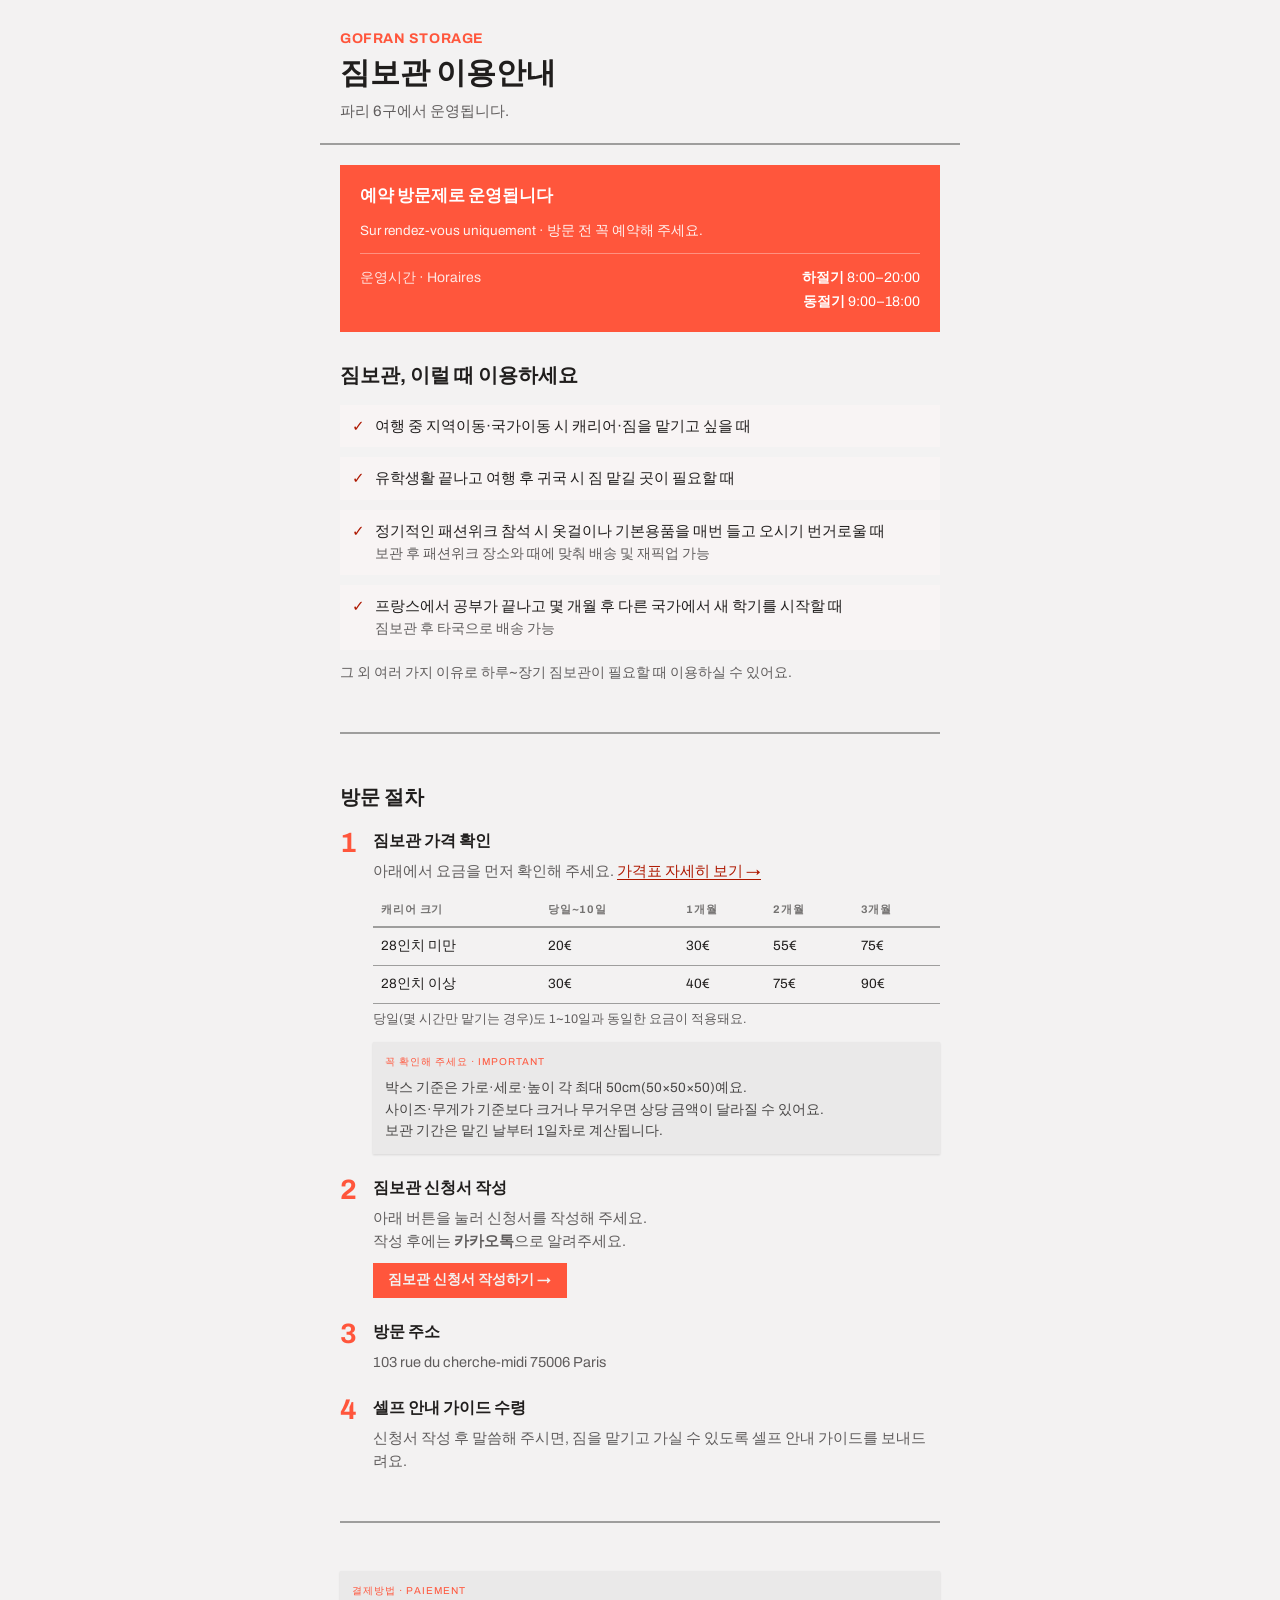
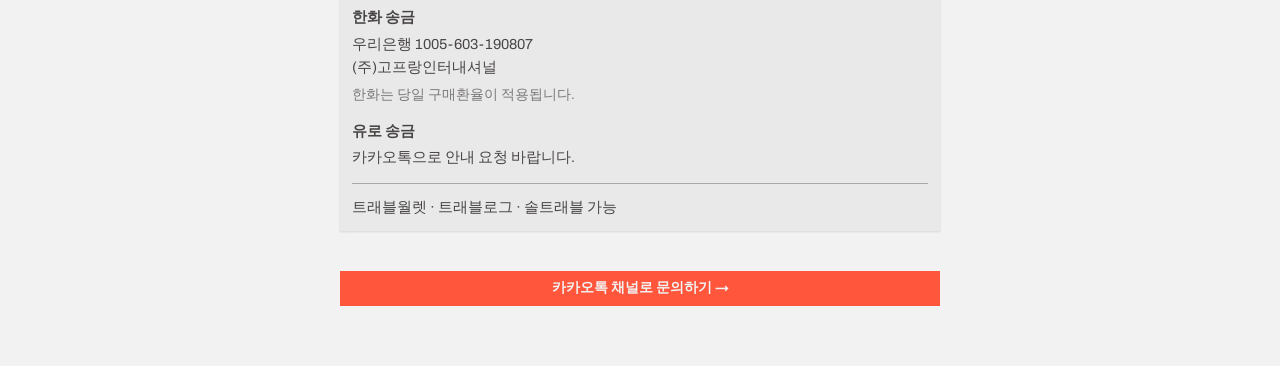
<file: storage-info.html>
<!DOCTYPE html>
<html lang="ko">
<head>
<meta charset="utf-8">
<meta name="viewport" content="width=device-width, initial-scale=1">
<title>고프랑 짐보관 이용안내</title>
<style>
@import url('https://fonts.googleapis.com/css2?family=Archivo:wght@400;600;800&display=swap');
:root {
  --color-bg: #f3f2f2;
  --color-surface: #eae9e9;
  --color-text: #201e1d;
  --color-divider: color-mix(in srgb, #201e1d 40%, transparent);
  --color-neutral-100: #f8f4f4; --color-neutral-200: #eae7e7; --color-neutral-300: #d7d3d3;
  --color-neutral-400: #bab6b6; --color-neutral-500: #9b9797; --color-neutral-600: #7d7979;
  --color-neutral-700: #605d5d; --color-neutral-800: #444141; --color-neutral-900: #2d2b2b;
  --color-accent-100: #fff2ef; --color-accent-200: #ffe0d9; --color-accent-300: #ffc4b8;
  --color-accent-400: #ff9783; --color-accent-500: #ff563c; --color-accent-600: #dd2b0f;
  --color-accent-700: #ae1800; --color-accent-800: #7c1405; --color-accent-900: #4d170e;
  --font-heading: "Archivo", system-ui, sans-serif;
  --font-body: "Archivo", system-ui, sans-serif;
  --radius-md: 0px;
  --shadow-sm: 0 1px 2px color-mix(in srgb, #2d2b2b 14%, transparent);
  --shadow-md: 0 3px 10px color-mix(in srgb, #2d2b2b 16%, transparent);
}
*, *::before, *::after { box-sizing: border-box; }
body { margin:0; background:var(--color-bg); color:var(--color-text); font-family:var(--font-body); font-size:15px; line-height:1.55; }
a { color: var(--color-accent-700); text-underline-offset:3px; }
a:hover { color: var(--color-accent-900); }
img { display:block; max-width:100%; }
:focus { outline:none; }
:focus-visible { outline:2px solid var(--color-accent-500); outline-offset:2px; }
::selection { background: color-mix(in srgb, var(--color-accent-500) 30%, transparent); }
.hr { height:2px; border:0; margin:16px 0; background:var(--color-divider); }
.btn { display:inline-flex; align-items:center; justify-content:center; gap:6px; cursor:pointer; text-decoration:none;
  font-family:var(--font-heading); font-weight:800; font-size:14px; line-height:1.2; color:var(--color-text);
  background:transparent; border:1px solid transparent; padding:8px 14.4px; border-radius:var(--radius-md); }
.btn-primary { background:var(--color-accent-500); color:var(--color-bg); }
.btn-primary:hover { background:var(--color-accent-600); }
.btn-primary:active { background:var(--color-accent-700); }
.btn-block { width:100%; margin-top:8px; justify-content:center; text-align:center; }
.card { display:flex; flex-direction:column; gap:8px; padding:12px; border-radius:var(--radius-md); background:var(--color-surface); }
.card-kicker { font-size:10px; letter-spacing:0.1em; text-transform:uppercase; color:var(--color-accent-500); }
.card-title { font-family:var(--font-heading); font-weight:800; font-size:17px; line-height:1.2; }
.card-body { margin:0; font-size:13px; opacity:0.8; flex:1; }
.elev-sm { box-shadow: var(--shadow-sm); }
.tag { display:inline-flex; align-items:center; font-size:11px; letter-spacing:0.02em; padding:3px 10px; border-radius:0; }
.tag-accent { background:var(--color-accent-100); color:var(--color-accent-800); }
.table { width:100%; border-collapse:collapse; font-size:14px; }
.table th { text-align:left; font-size:11px; letter-spacing:0.08em; text-transform:uppercase; color:color-mix(in srgb, var(--color-text) 60%, transparent); padding:8px; border-bottom:2px solid var(--color-divider); }
.table td { padding:8px; border-bottom:1px solid var(--color-divider); }
.step-num { font-family:var(--font-heading); font-weight:700; font-size:28px; line-height:1; color:var(--color-accent-500); }
.tabbtn { flex:1; padding:14px 8px; background:transparent; border:none; border-bottom:3px solid transparent; font-family:var(--font-heading); font-weight:700; font-size:13px; cursor:pointer; color:var(--color-neutral-700); text-align:center; }
.tabbtn.active { border-bottom-color:var(--color-accent-500); color:var(--color-text); }
.tabpanel { display:none; }
.tabpanel.active { display:flex; }
</style>
</head>
<body>
<div style="max-width:640px;margin:0 auto;min-height:100vh;background:var(--color-bg);display:flex;flex-direction:column">
  <div style="padding:28px 20px 20px;border-bottom:2px solid var(--color-divider)">
    <div style="font-family:var(--font-heading);font-weight:700;font-size:14px;letter-spacing:0.04em;color:var(--color-accent-500);text-transform:uppercase">GOFRAN STORAGE</div>
    <div style="font-family:var(--font-heading);font-weight:700;font-size:30px;line-height:1.15;margin-top:6px">짐보관 이용안내</div>
    <div style="font-size:15px;color:var(--color-neutral-700);margin-top:10px;line-height:1.5">파리 6구에서 운영됩니다.</div>
  </div>

  <div style="margin:20px 20px 0;background:var(--color-accent-500);color:#fff;padding:18px 20px;display:flex;flex-direction:column;gap:12px">
    <div style="display:flex;align-items:baseline;gap:8px">
      <span style="font-family:var(--font-heading);font-weight:700;font-size:17px">예약 방문제로 운영됩니다</span>
    </div>
    <div style="font-size:13.5px;line-height:1.5;opacity:0.92">Sur rendez-vous uniquement · 방문 전 꼭 예약해 주세요.</div>
    <div style="height:1px;background:rgba(255,255,255,0.35)"></div>
    <div style="display:flex;justify-content:space-between;font-size:14px;line-height:1.7">
      <span style="opacity:0.85">운영시간 · Horaires</span>
      <span style="text-align:right"><b>하절기</b> 8:00–20:00<br><b>동절기</b> 9:00–18:00</span>
    </div>
  </div>

  <div style="padding:28px 20px 60px;display:flex;flex-direction:column;gap:32px">


    <div>
      <div style="font-family:var(--font-heading);font-weight:700;font-size:20px;margin-bottom:14px">짐보관, 이럴 때 이용하세요</div>
      <div style="display:flex;flex-direction:column;gap:10px">
        <div style="display:flex;gap:10px;align-items:flex-start;font-size:15px;line-height:1.5;background:var(--color-neutral-100);padding:10px 12px"><span style="color:var(--color-accent-700);font-weight:700;flex:none">✓</span><span style="color:var(--color-text)">여행 중 지역이동·국가이동 시 캐리어·짐을 맡기고 싶을 때</span></div>
        <div style="display:flex;gap:10px;align-items:flex-start;font-size:15px;line-height:1.5;background:var(--color-neutral-100);padding:10px 12px"><span style="color:var(--color-accent-700);font-weight:700;flex:none">✓</span><span style="color:var(--color-text)">유학생활 끝나고 여행 후 귀국 시 짐 맡길 곳이 필요할 때</span></div>
        <div style="display:flex;gap:10px;align-items:flex-start;font-size:15px;line-height:1.5;background:var(--color-neutral-100);padding:10px 12px"><span style="color:var(--color-accent-700);font-weight:700;flex:none">✓</span><span style="color:var(--color-text)">정기적인 패션위크 참석 시 옷걸이나 기본용품을 매번 들고 오시기 번거로울 때<br><span style="font-size:13.5px;color:var(--color-neutral-700)">보관 후 패션위크 장소와 때에 맞춰 배송 및 재픽업 가능</span></span></div>
        <div style="display:flex;gap:10px;align-items:flex-start;font-size:15px;line-height:1.5;background:var(--color-neutral-100);padding:10px 12px"><span style="color:var(--color-accent-700);font-weight:700;flex:none">✓</span><span style="color:var(--color-text)">프랑스에서 공부가 끝나고 몇 개월 후 다른 국가에서 새 학기를 시작할 때<br><span style="font-size:13.5px;color:var(--color-neutral-700)">짐보관 후 타국으로 배송 가능</span></span></div>
      </div>
      <div style="font-size:14px;color:var(--color-neutral-700);line-height:1.6;margin-top:12px">그 외 여러 가지 이유로 하루~장기 짐보관이 필요할 때 이용하실 수 있어요.</div>
    </div>

    <div class="hr"></div>

    <div>
      <div style="font-family:var(--font-heading);font-weight:700;font-size:20px;margin-bottom:16px">방문 절차</div>
      <div style="display:flex;flex-direction:column;gap:22px">

        <div style="display:flex;gap:16px">
          <div class="step-num">1</div>
          <div style="flex:1">
            <div style="font-weight:700;font-size:16px;margin-bottom:6px">짐보관 가격 확인</div>
            <div style="font-size:14.5px;color:var(--color-neutral-700);line-height:1.6;margin-bottom:10px">아래에서 요금을 먼저 확인해 주세요. <a href="https://gofran.co.kr/Stokage-Service" target="_blank">가격표 자세히 보기 →</a></div>
            <table class="table" style="width:100%;font-size:13.5px">
              <thead><tr><th>캐리어 크기</th><th>당일~10일</th><th>1개월</th><th>2개월</th><th>3개월</th></tr></thead>
              <tbody>
                <tr><td>28인치 미만</td><td>20€</td><td>30€</td><td>55€</td><td>75€</td></tr>
                <tr><td>28인치 이상</td><td>30€</td><td>40€</td><td>75€</td><td>90€</td></tr>
              </tbody>
            </table>
            <div style="font-size:12.5px;color:var(--color-neutral-700);margin-top:6px">당일(몇 시간만 맡기는 경우)도 1~10일과 동일한 요금이 적용돼요.</div>
            <div class="card elev-sm" style="margin-top:12px">
              <div class="card-kicker">꼭 확인해 주세요 · Important</div>
              <div class="card-body" style="font-size:13.5px;line-height:1.6">
                박스 기준은 가로·세로·높이 각 최대 50cm(50×50×50)예요.<br>
                사이즈·무게가 기준보다 크거나 무거우면 상당 금액이 달라질 수 있어요.<br>
                보관 기간은 맡긴 날부터 1일차로 계산됩니다.
              </div>
            </div>
          </div>
        </div>

        <div style="display:flex;gap:16px">
          <div class="step-num">2</div>
          <div style="flex:1">
            <div style="font-weight:700;font-size:16px;margin-bottom:6px">짐보관 신청서 작성</div>
            <div style="font-size:14.5px;color:var(--color-neutral-700);line-height:1.6;margin-bottom:10px">아래 버튼을 눌러 신청서를 작성해 주세요.<br>작성 후에는 <b>카카오톡</b>으로 알려주세요.</div>
            <a class="btn btn-primary" href="https://gofran.co.kr/Booking?svc=storage" target="_blank" style="display:inline-flex;text-decoration:none">짐보관 신청서 작성하기 →</a>
          </div>
        </div>

        <div style="display:flex;gap:16px">
          <div class="step-num">3</div>
          <div style="flex:1">
            <div style="font-weight:700;font-size:16px;margin-bottom:6px">방문 주소</div>
            <div style="font-size:14.5px;color:var(--color-neutral-700);line-height:1.6">103 rue du cherche-midi 75006 Paris</div>
          </div>
        </div>

        <div style="display:flex;gap:16px">
          <div class="step-num">4</div>
          <div style="flex:1">
            <div style="font-weight:700;font-size:16px;margin-bottom:6px">셀프 안내 가이드 수령</div>
            <div style="font-size:14.5px;color:var(--color-neutral-700);line-height:1.6">신청서 작성 후 말씀해 주시면, 짐을 맡기고 가실 수 있도록 셀프 안내 가이드를 보내드려요.</div>
          </div>
        </div>

      </div>
    </div>

    <div class="hr"></div>

    <div class="card elev-sm">
      <div class="card-kicker">결제방법 · Paiement</div>
      <div class="card-body" style="font-size:14.5px;line-height:1.6;display:flex;flex-direction:column;gap:14px">
        <div>
          <div style="font-weight:700;margin-bottom:3px">한화 송금</div>
          <div>우리은행 1005-603-190807</div>
          <div>(주)고프랑인터내셔널</div>
          <div style="color:var(--color-neutral-700);font-size:13.5px;margin-top:5px">한화는 당일 구매환율이 적용됩니다.</div>
        </div>
        <div>
          <div style="font-weight:700;margin-bottom:3px">유로 송금</div>
          <div>카카오톡으로 안내 요청 바랍니다.</div>
        </div>
        <div style="border-top:1px solid var(--color-divider);padding-top:12px">
          트래블월렛 · 트래블로그 · 솔트래블 가능
        </div>
      </div>
    </div>

    <a href="http://pf.kakao.com/_qMxfxjn/chat" target="_blank" class="btn btn-primary btn-block" style="text-decoration:none;text-align:center;justify-content:center">카카오톡 채널로 문의하기 →</a>

    </div>

</div>

</body>
</html>
</file>
<file: base.css>
/* 고프랑 셀프존 가이드 공통 — 웹사이트 시안(04·06·09) 토큰 */
:root{
  --bleu:#002395; --rouge:#ED2939; --ink:#1A1A1A; --mute:#6B6B6B; --line:#E6E6E6;
  --bleu-tint:#EEF1FA; --rouge-tint:#FDF1F1; --soft:#F6F7FA; --postit:#F7D84B; --postit-ink:#2B2410;
  --f-body:"Noto Sans KR",-apple-system,BlinkMacSystemFont,"Apple SD Gothic Neo","Malgun Gothic",sans-serif;
  --f-head:"Noto Sans KR",-apple-system,BlinkMacSystemFont,"Apple SD Gothic Neo","Malgun Gothic",sans-serif;
  --f-fr:"Noto Sans KR",-apple-system,BlinkMacSystemFont,"Apple SD Gothic Neo",sans-serif;
  --f-logo:"Parisienne","Snell Roundhand",cursive;
  --nav-h:64px;
  color-scheme:light;
}
*{box-sizing:border-box}
html,body{margin:0}
:root{padding-top:env(safe-area-inset-top,0px)}
body{background:#FFFFFF;color:var(--ink);font:400 16px/1.65 var(--f-body);word-break:keep-all;-webkit-text-size-adjust:100%;padding-bottom:calc(var(--nav-h) + env(safe-area-inset-bottom,0px) + 24px)}
body::before{content:"";position:fixed;inset:0 0 auto;height:env(safe-area-inset-top,0px);z-index:30;background:#FFFFFF}
[hidden]{display:none!important}
a{color:var(--bleu);text-underline-offset:3px}
h1,h2,h3{font-family:var(--f-head);font-weight:800;margin:0;line-height:1.32;letter-spacing:-.03em;text-wrap:balance}
p{margin:0}
.wrap{max-width:560px;margin:0 auto;padding-left:max(16px,env(safe-area-inset-left,0px));padding-right:max(16px,env(safe-area-inset-right,0px))}
.fr{font-family:var(--f-fr);font-weight:400;color:#8A8A8A;font-size:.85em;letter-spacing:.01em}
.kicker{font-family:var(--f-fr);letter-spacing:.16em;text-transform:uppercase;font-size:.7rem;font-weight:700;color:var(--mute)}
:focus-visible{outline:2px solid var(--rouge);outline-offset:2px}
.ph{display:block;width:100%;height:auto;border-radius:6px;background:var(--soft)}
.pair{display:grid;grid-template-columns:1fr 1fr;gap:8px}

/* top */
.tri{display:flex;height:4px}.tri i{flex:1}.tri i:nth-child(1){background:var(--bleu)}.tri i:nth-child(2){background:#FFFFFF;box-shadow:inset 0 -1px 0 var(--line)}.tri i:nth-child(3){background:var(--rouge)}
.top{display:flex;align-items:center;justify-content:space-between;gap:12px;padding-block:12px;border-bottom:1px solid var(--line)}
.logo{font-family:var(--f-logo);font-size:2rem;line-height:1;color:var(--bleu);-webkit-text-stroke:.9px var(--bleu);text-decoration:none}
.top .meta{text-align:right;display:grid;gap:2px}
.top .meta b{font-family:var(--f-head);font-size:.95rem}
.addrline{display:flex;align-items:center;gap:8px;flex-wrap:wrap;font-size:.85rem;color:var(--mute);padding-block:10px 0}
.addrline strong{color:var(--ink);font-weight:600}
.chip{display:inline-flex;align-items:center;min-height:32px;padding:4px 12px;border:1.5px solid var(--bleu);border-radius:999px;background:#FFFFFF;color:var(--bleu);font:600 .8rem var(--f-body);cursor:pointer;text-decoration:none}

/* shared bits */
.code{display:flex;gap:10px;align-items:center;border:1.5px solid var(--bleu);border-radius:8px;padding:10px 12px;font-size:.9rem;background:var(--bleu-tint)}
.code .slot{font:700 .95rem ui-monospace,SFMono-Regular,Menlo,monospace;letter-spacing:.25em;background:#FFFFFF;padding:3px 8px;border-radius:4px;color:var(--mute);white-space:nowrap;flex:none}
.tbl{overflow-x:auto;border-top:1px solid var(--ink)}
.tbl table{border-collapse:collapse;width:100%;font-size:.88rem;font-variant-numeric:tabular-nums}
.tbl th,.tbl td{padding:8px 6px;text-align:right;border-bottom:1px solid var(--line);white-space:nowrap}
.tbl th:first-child,.tbl td:first-child{text-align:left;padding-left:0}
.tbl th{font-weight:500;color:var(--mute);font-size:.78rem}
.note{font-size:.85rem;color:var(--mute)}
.formula{font-weight:600;font-size:.92rem;background:var(--soft);border-radius:6px;padding:10px 12px}
.postit{background:var(--postit);color:var(--postit-ink);border-radius:2px 2px 16px 2px;padding:14px 16px 16px;box-shadow:0 10px 18px -12px rgba(0,0,0,.45);transform:rotate(-1.2deg);max-width:260px;font-size:.95rem;margin:4px 4px 8px}
.postit dl{margin:6px 0 0;display:grid;grid-template-columns:auto 1fr;gap:2px 14px}
.postit dt{opacity:.75}.postit dd{margin:0;font-weight:700}
.after{border-top:1px solid var(--ink);padding-top:14px;display:grid;gap:8px}
.after h3{font-size:1.02rem}
.after ul{margin:0;padding-left:1.1em;display:grid;gap:4px}
.after.pay div{display:grid;gap:1px;font-size:.92rem}
.after.pay b{font-weight:500;color:var(--mute);font-size:.8rem}

/* bottom one-line menu */
.bnav{position:fixed;left:0;right:0;bottom:0;z-index:25;background:#FFFFFF;display:grid;grid-template-columns:repeat(4,1fr);padding:0 env(safe-area-inset-right,0px) env(safe-area-inset-bottom,0px) env(safe-area-inset-left,0px);border-top:1px solid var(--line);box-shadow:0 -6px 18px rgba(0,0,0,.05)}
.bnav::before{content:"";position:absolute;left:0;right:0;top:-4px;height:3px;background:linear-gradient(90deg,var(--bleu) 0 33.3%,#FFFFFF 33.3% 66.6%,var(--rouge) 66.6% 100%)}
.bnav a{height:calc(var(--nav-h) - 12px);margin:6px 4px;border-radius:12px;display:flex;flex-direction:column;align-items:center;justify-content:center;gap:3px;text-decoration:none;color:var(--mute);font-size:.78rem;font-weight:600;position:relative}
.bnav svg{width:22px;height:22px;fill:none;stroke:currentColor;stroke-width:1.6;stroke-linecap:round;stroke-linejoin:round}
.bnav a[aria-current="page"]{color:#FFFFFF;background:var(--bleu);border-radius:12px;margin:6px 4px}
.bnav a[aria-current="page"] svg{stroke:#FFFFFF}
.bnav a.talk{color:var(--rouge)}
.totop{position:fixed;right:max(16px,calc(env(safe-area-inset-right,0px) + 12px));bottom:calc(var(--nav-h) + env(safe-area-inset-bottom,0px) + 14px);z-index:24;width:46px;height:46px;border-radius:50%;border:1.5px solid var(--bleu);background:#FFFFFF;color:var(--bleu);display:grid;place-items:center;cursor:pointer;box-shadow:0 6px 16px rgba(0,35,149,.15);opacity:0;pointer-events:none;transition:opacity .2s}
.totop.show{opacity:1;pointer-events:auto}
.totop svg{width:22px;height:22px;fill:none;stroke:currentColor;stroke-width:1.8;stroke-linecap:round;stroke-linejoin:round}
.back{display:inline-block;margin:10px 0 0;font-size:.8rem;color:var(--mute)}
@media (prefers-reduced-motion: reduce){*{transition:none!important;scroll-behavior:auto!important}}
</file>
